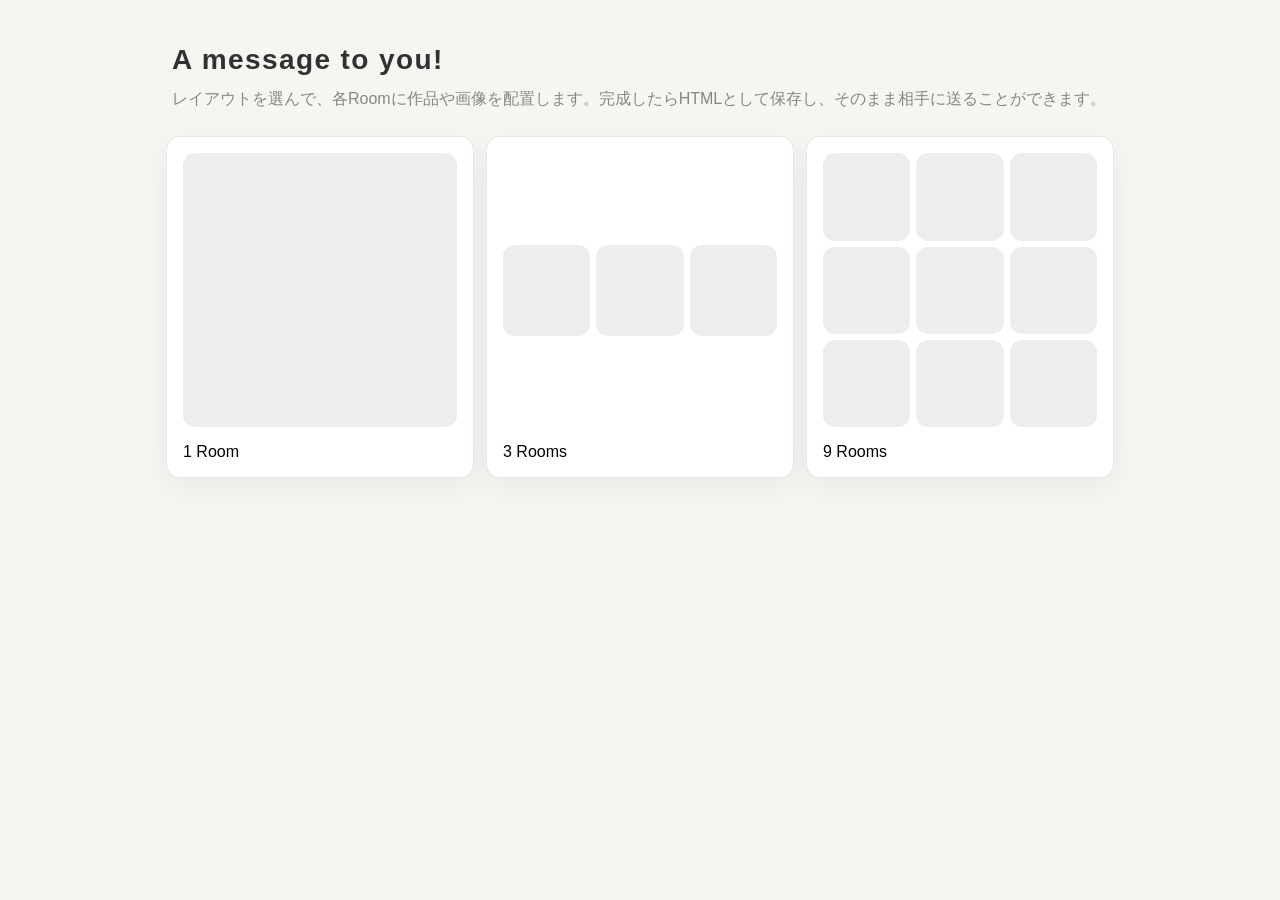
<file: index.html>
<!doctype html>
<html lang="ja">
<head>
  <meta charset="utf-8">
  <meta name="viewport" content="width=device-width, initial-scale=1, viewport-fit=cover">
  <meta name="theme-color" content="#f5f5f2">
  <title>A message to you!</title>
  <link rel="manifest" href="manifest.json">
  <link rel="icon" href="icon-192.png">
  <link rel="stylesheet" href="styles.css">
</head>
<body>
  <div id="app">
    <header class="shell-header">
      <button id="homeButton" class="ghost small hidden" type="button">Home</button>
    </header>

    <main>
      <section id="screen-home" class="screen active">
        <div class="hero">
          <h1>A message to you!</h1>
          <p>レイアウトを選んで、各Roomに作品や画像を配置します。完成したらHTMLとして保存し、そのまま相手に送ることができます。</p>
        </div>

        <div class="format-grid">
          <button class="format-card" data-format="1" type="button">
            <div class="mini-grid one"><span></span></div>
            <div class="format-title">1 Room</div>
          </button>
          <button class="format-card" data-format="3" type="button">
            <div class="mini-grid three"><span></span><span></span><span></span></div>
            <div class="format-title">3 Rooms</div>
          </button>
          <button class="format-card" data-format="9" type="button">
            <div class="mini-grid nine">
              <span></span><span></span><span></span>
              <span></span><span></span><span></span>
              <span></span><span></span><span></span>
            </div>
            <div class="format-title">9 Rooms</div>
          </button>
        </div>
      </section>

      <section id="screen-editor" class="screen">
        <div class="toolbar-row top-row">
          <div id="formatLabel" class="format-label">9 Rooms</div>
          <div class="top-actions">
            <button id="changeFormatButton" class="ghost small" type="button">Format</button>
            <button id="exportButton" class="ghost small" type="button">Export JSON</button>
            <label class="ghost small import-label">Import JSON<input id="importInput" type="file" accept="application/json"></label>
          </div>
        </div>

        <div id="canvasWrap" class="canvas-wrap"></div>

        <div class="toolbar-row bottom-row">
          <button id="swapModeButton" class="ghost" type="button">Swap</button>
          <button id="removeButton" class="ghost" type="button">Remove</button>
          <button id="clearButton" class="ghost" type="button">Clear</button>
          <button id="libraryButton" class="ghost" type="button">Library</button>
          <button id="downloadHtmlButton" class="primary" type="button">Download HTML</button>
          <button id="sendHtmlButton" class="ghost" type="button">Send HTML</button>
        </div>
      </section>

      <section id="screen-app" class="screen">
        <div class="toolbar-row top-row">
          <div class="format-label" id="appScreenLabel">App Room</div>
          <div class="top-actions">
            <button id="useInRoomButton" class="primary small" type="button">USE IN ROOM</button>
            <button id="appBackButton" class="ghost small" type="button">Back</button>
          </div>
        </div>
        <div class="app-shell">
          <iframe id="appFrame" class="app-frame" title="App Room" allow="camera; microphone; clipboard-read; clipboard-write"></iframe>
        </div>
      </section>
    </main>
  </div>

  <dialog id="appPickerDialog" class="sheet-dialog">
    <form method="dialog" class="sheet">
      <div class="sheet-head">
        <div>
          <h2>Select App</h2>
          <p id="pickerRoomLabel">Room 1</p>
        </div>
        <button class="ghost small" value="cancel">Close</button>
      </div>
      <div id="appList" class="app-list"></div>
    </form>
  </dialog>

  <dialog id="choiceDialog" class="sheet-dialog">
    <form method="dialog" class="sheet narrow">
      <div class="sheet-head">
        <div>
          <h2 id="choiceTitle">Haiku</h2>
          <p id="choiceSubtitle">How do you want to use this room?</p>
        </div>
        <button class="ghost small" value="cancel">Close</button>
      </div>
      <div class="choice-buttons grid-actions">
        <button id="newButton" class="primary" type="button">New</button>
        <button id="libraryPickButton" class="ghost" type="button">Library</button>
        <button id="saveRoomJpegButton" class="ghost hidden" type="button">Save Room JPEG</button>
        <button id="removeRoomButton" class="ghost danger hidden" type="button">Remove</button>
      </div>
    </form>
  </dialog>

  <dialog id="editorDialog" class="sheet-dialog">
    <form method="dialog" class="sheet narrow editor-sheet">
      <div class="sheet-head">
        <div>
          <h2 id="editorTitle">Edit Room</h2>
          <p id="editorAppLabel">SMALL MEMORY</p>
        </div>
        <button class="ghost small" value="cancel">Close</button>
      </div>
      <label class="field">
        <span>Title</span>
        <input id="roomTitleInput" type="text" maxlength="60" placeholder="Optional title">
      </label>
      <label class="field">
        <span>Note</span>
        <textarea id="roomNoteInput" rows="4" maxlength="220" placeholder="Short note"></textarea>
      </label>
      <div class="choice-buttons single">
        <button id="saveRoomButton" class="primary" type="button">Save</button>
      </div>
    </form>
  </dialog>

  <dialog id="libraryDialog" class="sheet-dialog">
    <form method="dialog" class="sheet">
      <div class="sheet-head">
        <div>
          <h2 id="libraryTitle">Library</h2>
          <p>保存した room 素材から選びます。</p>
        </div>
        <button class="ghost small" value="cancel">Close</button>
      </div>
      <div id="libraryList" class="library-list"></div>
    </form>
  </dialog>

  <dialog id="passwordDialog" class="sheet-dialog">
    <form method="dialog" class="sheet narrow">
      <div class="sheet-head">
        <div>
          <h2>Locked App</h2>
          <p>AI room に入るにはパスワードが必要です。</p>
        </div>
        <button class="ghost small" value="cancel">Close</button>
      </div>
      <label class="field">
        <span>Password</span>
        <input id="passwordInput" type="password" placeholder="Password">
      </label>
      <p id="passwordError" class="error-text hidden">Password is incorrect.</p>
      <div class="choice-buttons single">
        <button id="unlockButton" class="primary" type="button">Unlock</button>
      </div>
    </form>
  </dialog>

  <script src="app.js"></script>

  <dialog id="previewDialog" class="preview-dialog">
    <div class="preview-shell">
      <button id="previewCloseButton" class="preview-close" type="button" aria-label="Close">×</button>
      <div id="previewStage" class="preview-stage"></div>
    </div>
  </dialog>

</body>
</html>
</file>
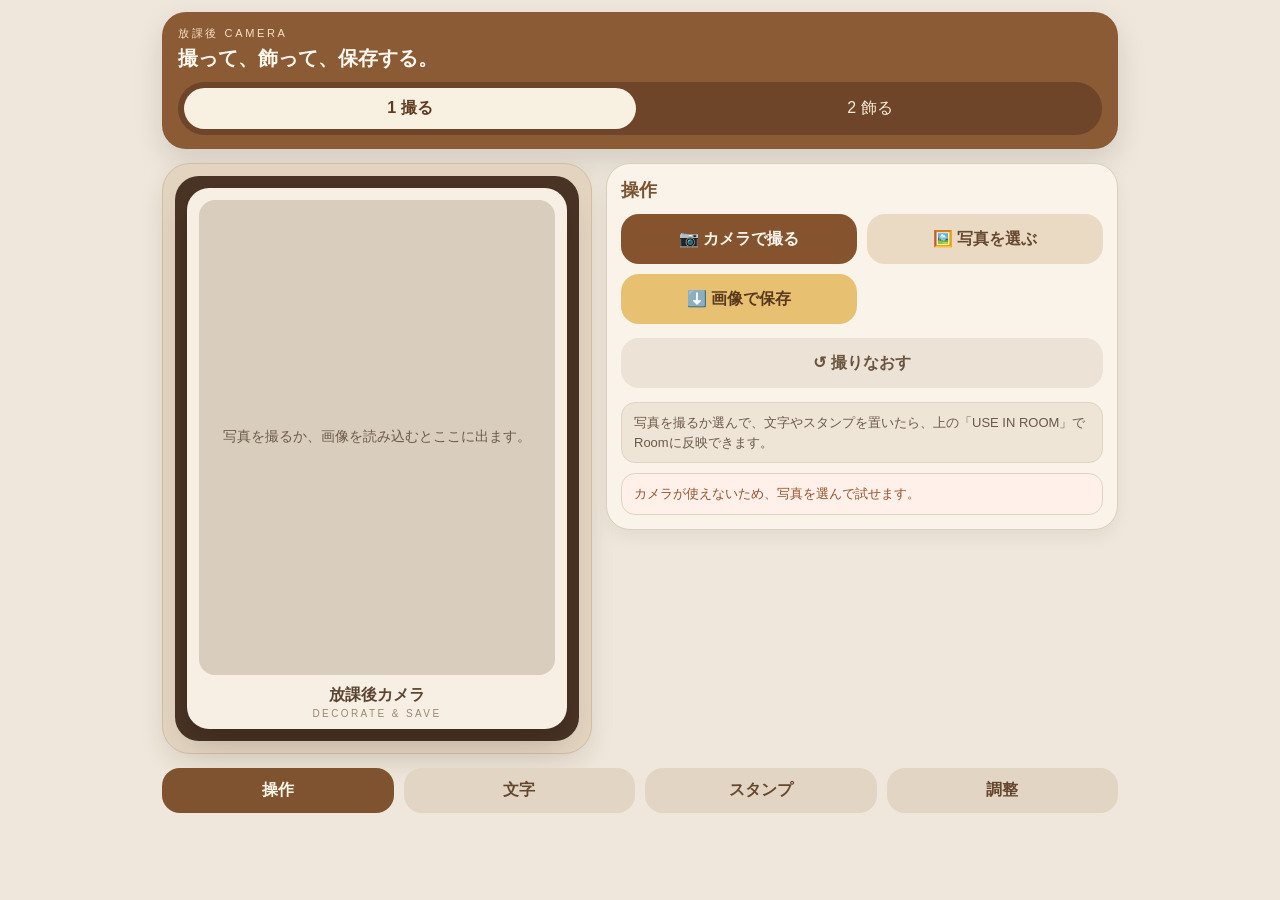
<file: hokago/index.html>
<!doctype html>
<html lang="ja">
<head>
  <meta charset="utf-8" />
  <meta name="viewport" content="width=device-width,initial-scale=1,viewport-fit=cover" />
  <meta name="theme-color" content="#8b5b35" />
  <title>放課後CAMERA</title>
  <link rel="manifest" href="./manifest.webmanifest?v=47" />
  <link rel="icon" href="./favicon-32.png?v=47" sizes="32x32" />
  <link rel="apple-touch-icon" href="./apple-touch-icon.png?v=47" />
  <style>
    :root{
      --bg:#efe7db; --panel:#f9f3e9; --line:#ddceb9; --ink:#352516; --muted:#7e6a59;
      --brown:#8b5b35; --brown2:#6f4529; --gold:#e7c171; --mint:#dcebe9; --rose:#f7dde5;
      --stage:#d9cdbe; --paper:#f7efe3;
      font-family:-apple-system,BlinkMacSystemFont,"Helvetica Neue",Helvetica,Arial,"Hiragino Kaku Gothic ProN","Yu Gothic",sans-serif;
    }
    *{box-sizing:border-box}
    body{margin:0;background:var(--bg);color:var(--ink)}
    button,input,select{font:inherit}
    .app{max-width:980px;margin:0 auto;padding:12px 12px 170px;display:grid;gap:14px}
    .top{background:var(--brown);color:#fff8ee;border-radius:24px;padding:14px 16px;box-shadow:0 12px 30px rgba(0,0,0,.12)}
    .eyebrow{font-size:11px;letter-spacing:.24em;text-transform:uppercase;color:#f6e0c3}
    h1{margin:6px 0 0;font-size:20px;line-height:1.15}
    .modes{display:flex;gap:8px;margin-top:12px;background:var(--brown2);padding:6px;border-radius:999px}
    .modes button{flex:1;border:none;background:transparent;color:#f8edd9;padding:10px 8px;border-radius:999px;cursor:pointer}
    .modes button.active{background:#f8f0e1;color:#5f3c21;font-weight:700}
    .layout{display:grid;gap:14px}
    .cameraWrap{background:#e3d4c0;border:1px solid #d0bda7;border-radius:28px;padding:12px;box-shadow:0 10px 24px rgba(64,44,24,.10)}
    .camera{background:#4a3425;border-radius:24px;padding:12px}
    .film{background:var(--paper);border-radius:22px;padding:12px 12px 54px;position:relative;box-shadow:0 14px 30px rgba(0,0,0,.18)}
    .stage{position:relative;aspect-ratio:3/4;border-radius:16px;overflow:hidden;background:var(--stage)}
    .stage::before{content:"";position:absolute;inset:0;background-image:radial-gradient(rgba(255,255,255,.08) 1px,transparent 1px);background-size:8px 8px;opacity:.22;mix-blend-mode:soft-light;pointer-events:none;z-index:4}
    .media,.overlayLayer{position:absolute;inset:0;width:100%;height:100%}
    .media{object-fit:contain;background:var(--stage)}
    .overlayLayer{z-index:5}
    .placeholder{position:absolute;inset:0;display:flex;align-items:center;justify-content:center;padding:20px;text-align:center;color:#6d5a49;font-size:14px;line-height:1.55}
    .title{position:absolute;left:16px;right:16px;bottom:10px;text-align:center}
    .filterBar{display:flex;align-items:center;justify-content:space-between;gap:8px;margin-top:10px;background:#efe4d4;border:1px solid #ddceb9;border-radius:16px;padding:8px 10px}
    .filterCtl{border:none;background:#fff7ea;color:#6c4a2d;border-radius:12px;padding:8px 10px;min-width:42px;font-weight:700;cursor:pointer}
    .filterName{flex:1;text-align:center;font-size:13px;font-weight:700;color:#6b523d;white-space:nowrap;overflow:hidden;text-overflow:ellipsis}
    .title input{width:100%;border:none;background:transparent;outline:none;text-align:center;font-size:16px;font-weight:700;color:#5b4532}
    .title p{margin:2px 0 0;font-size:10px;letter-spacing:.24em;text-transform:uppercase;color:#9b8773}
    .panel{background:var(--panel);border:1px solid var(--line);border-radius:24px;padding:14px;box-shadow:0 8px 18px rgba(0,0,0,.05)}
    .panel h2{margin:0 0 12px;font-size:18px;color:#7a5331}
    .help{border-radius:14px;background:#efe5d7;padding:10px 12px;font-size:13px;line-height:1.5;color:#6b5846;border:1px solid #e2d3c1}.noteStack{display:grid;gap:10px;margin-top:12px}.soloBtn{margin-top:14px;margin-bottom:14px}
    .error{background:#fff0e9;color:#9b4f29}
    .grid2{display:grid;grid-template-columns:1fr 1fr;gap:10px}
    .btn{border:none;border-radius:18px;padding:14px 12px;min-height:50px;cursor:pointer;font-weight:700;display:flex;align-items:center;justify-content:center;gap:8px}
    .btn:disabled{opacity:.45;cursor:not-allowed}
    .primary{background:#85542f;color:#fff8ee}.soft{background:#eadac4;color:#684a31}.gold{background:var(--gold);color:#5a381e}.mint{background:var(--mint);color:#35514d}.rose{background:var(--rose);color:#7b4c5c}.neutral{background:#ece2d5;color:#6a533f}
    .field{width:100%;border:1px solid #ddcfbd;background:#fff;padding:14px 16px;border-radius:18px;outline:none}
    .sub{font-size:12px;font-weight:700;color:#8d7764;letter-spacing:.16em;text-transform:uppercase;margin:0 0 8px}
    .stack{display:flex;flex-direction:column;gap:14px}
    .row2{display:grid;grid-template-columns:1fr 1fr;gap:10px}
    .chips{display:flex;flex-wrap:wrap;gap:8px}
    .filters{display:flex;gap:8px}.hidden{display:none!important}
    .colorChip{width:34px;height:34px;border-radius:999px;border:2px solid #fff;box-shadow:0 1px 3px rgba(0,0,0,.08);cursor:pointer}.colorChip.active{border-color:#6a4a30}
    .stickerChip,.filterChip{border:none;border-radius:16px;padding:10px 12px;background:#fff9f0;cursor:pointer}.stickerChip.active{background:#ffefd1;box-shadow:0 0 0 2px #d5b281 inset}.filterChip.active{background:#ffe8c4;box-shadow:0 0 0 2px #e6bc7b inset;color:#68472c}
    .overlay{position:absolute;transform:translate(-50%,-50%);user-select:none;touch-action:none;cursor:grab;max-width:84%;z-index:5}.overlay.selected{outline:2px solid rgba(255,255,255,.92);outline-offset:3px;border-radius:14px}.overlay.text span{white-space:nowrap;font-weight:700;letter-spacing:.04em;text-shadow:0 1px 0 rgba(255,255,255,.7),0 2px 10px rgba(0,0,0,.18)}.overlay.sticker span{filter:drop-shadow(0 2px 8px rgba(0,0,0,.18))}
    .motion-none{} .motion-float{animation:float 3.6s ease-in-out infinite}.motion-pop{animation:pop 2.2s ease-in-out infinite}.motion-shimmer{animation:shimmer 2.8s linear infinite}.motion-fade{animation:fade 1.2s ease both}
    @keyframes float{0%,100%{transform:translate(-50%,-50%) translateY(0)}50%{transform:translate(-50%,-50%) translateY(-6px)}}
    @keyframes pop{0%,100%{transform:translate(-50%,-50%) scale(1)}40%{transform:translate(-50%,-50%) scale(1.08)}70%{transform:translate(-50%,-50%) scale(.98)}}
    @keyframes shimmer{0%{transform:translate(-50%,-50%) scale(1);filter:drop-shadow(0 0 0 rgba(255,255,255,0))}50%{transform:translate(-50%,-50%) scale(1.03);filter:drop-shadow(0 0 12px rgba(255,255,255,.45))}100%{transform:translate(-50%,-50%) scale(1);filter:drop-shadow(0 0 0 rgba(255,255,255,0))}}
    @keyframes fade{from{opacity:0;transform:translate(-50%,-50%) translateY(10px)}to{opacity:1;transform:translate(-50%,-50%) translateY(0)}}
    .tabPanel{display:none}.tabPanel.active{display:block}
    .dock{position:fixed;left:12px;right:12px;bottom:calc(12px + env(safe-area-inset-bottom));z-index:20;background:transparent;backdrop-filter:none;border-radius:0;padding:0;display:grid;grid-template-columns:repeat(4,1fr);gap:10px;box-shadow:none;pointer-events:none}
    .dock button{border:none;border-radius:18px;background:rgba(69,48,31,.92);color:#fff5e5;padding:12px 6px;font-weight:700;cursor:pointer;box-shadow:0 10px 22px rgba(0,0,0,.18);pointer-events:auto}.dock button.active{background:#f7efe2;color:#5d3b20;box-shadow:0 10px 22px rgba(0,0,0,.12)}
    @media (min-width: 800px){.app{max-width:980px;padding-bottom:18px}.layout{grid-template-columns:430px 1fr}.dock{position:static;background:transparent;backdrop-filter:none;box-shadow:none;padding:0;display:flex;gap:10px}.dock button{background:#e3d5c3;color:#65472f;flex:1;box-shadow:none}.dock button.active{background:#7f5330;color:#fff7ea;box-shadow:none}}
  
    .overlay{min-width:58px;min-height:58px;padding:16px;display:grid;place-items:center;-webkit-user-select:none;user-select:none;touch-action:none}
    .overlay span{pointer-events:none}
    .overlay.dragging{animation:none!important;cursor:grabbing;z-index:12;filter:drop-shadow(0 10px 18px rgba(0,0,0,.18))}
    .overlay.selected{outline:2px solid rgba(255,255,255,.98);outline-offset:2px;background:rgba(255,255,255,.10)}
    .nudgePanel{border:1px solid #e4d7c6;background:#fff8ef;border-radius:18px;padding:12px}
    .nudgeGrid{display:grid;grid-template-columns:1fr 1fr 1fr;gap:8px;align-items:center;max-width:260px;margin:0 auto}
    .nudgeBtn{border:none;border-radius:14px;min-height:42px;background:#eadac4;color:#684a31;font-weight:800;cursor:pointer}
    .nudgeBtn.center{font-size:12px;background:#85542f;color:#fff8ee}
    .miniHelp{margin-top:10px;font-size:12px;line-height:1.45;color:#7e6a59;text-align:center}
</style>
</head>
<body>
<div class="app">
  <div class="top">
    <div class="eyebrow">放課後 CAMERA</div>
    <h1>撮って、飾って、保存する。</h1>
    <div class="modes">
      <button class="active" data-mode="capture">1 撮る</button>
      <button data-mode="decorate">2 飾る</button>
    </div>
  </div>
  <div class="layout">
    <div class="cameraWrap"><div class="camera"><div class="film">
      <div id="stage" class="stage">
        <video id="video" class="media hidden" playsinline muted autoplay></video>
        <img id="previewImage" class="media hidden" alt="preview" />
        <div id="overlayLayer" class="overlayLayer hidden"></div>
        <div id="placeholder" class="placeholder">写真を撮るか、画像を読み込むとここに出ます。</div>
      </div>
      <div class="filterBar" id="filterBar">
        <button id="filterPrevBtn" class="filterCtl" type="button">◀</button>
        <div id="filterName" class="filterName">ふんわり</div>
        <button id="filterNextBtn" class="filterCtl" type="button">▶</button>
      </div>
      <div class="title"><input id="titleInput" value="放課後カメラ" /><p>decorate &amp; save</p></div>
    </div></div></div>
    <div class="stack">
      <div id="panel-actions" class="panel tabPanel active">
        <h2>操作</h2>
        <div class="grid2">
          <button id="cameraBtn" class="btn primary" type="button">📷 カメラで撮る</button>
          <button id="pickBtn" class="btn soft" type="button">🖼️ 写真を選ぶ</button>
          <button id="saveImageBtn" class="btn gold" type="button">⬇️ 画像で保存</button>
        </div>
        <button id="resetBtn" class="btn neutral soloBtn" style="width:100%" type="button">↺ 撮りなおす</button>
        <input id="cameraInput" type="file" accept="image/*" capture="environment" class="hidden" />
        <input id="imageInput" type="file" accept="image/*" class="hidden" />
        <div class="noteStack">
          <div class="help">写真を撮るか選んで、文字やスタンプを置いたら、上の「USE IN ROOM」でRoomに反映できます。</div>
          <div id="msgError" class="help error hidden"></div>
          <div id="msgInfo" class="help hidden"></div>
        </div>
      </div>
      <div id="panel-text" class="panel tabPanel">
        <h2>文字</h2>
        <div class="stack">
          <input id="textDraft" class="field" value="for you" placeholder="メッセージを入力" />
          <div><div class="sub">Pastel Colors</div><div id="colorChips" class="chips"></div></div>
          <div class="row2">
            <label><div class="sub">サイズ</div><input id="textSize" type="range" min="18" max="52" value="30" style="width:100%" /></label>
            <label><div class="sub">アニメ</div><select id="textMotion" class="field"><option value="none">なし</option><option value="float">ふわふわ</option><option value="pop">ぷるん</option><option value="shimmer">きらっ</option><option value="fade" selected>じわっ</option></select></label>
          </div>
          <button id="addTextBtn" class="btn rose">文字を追加</button>
        </div>
      </div>
      <div id="panel-sticker" class="panel tabPanel">
        <h2>スタンプ</h2>
        <div class="stack">
          <div><div class="sub">Stickers</div><div id="stickerChips" class="chips"></div></div>
          <div class="row2">
            <label><div class="sub">サイズ</div><input id="stickerSize" type="range" min="26" max="80" value="42" style="width:100%" /></label>
            <label><div class="sub">アニメ</div><select id="stickerMotion" class="field"><option value="none">なし</option><option value="float" selected>ふわふわ</option><option value="pop">ぷるん</option><option value="shimmer">きらっ</option><option value="fade">じわっ</option></select></label>
          </div>
          <button id="addStickerBtn" class="btn mint">スタンプを追加</button>
          <div class="help">フィルターは写真の下にある ◀ ▶ で切り替えます。</div>
        </div>
      </div>
      <div id="panel-selected" class="panel tabPanel">
        <h2>選択中の調整</h2>
        <div id="selectedEmpty" class="help">文字かスタンプを追加して、写真の上でタップするとここで調整できます。</div>
        <div id="selectedEditor" class="stack hidden">
          <div class="row2">
            <label><div class="sub">サイズ</div><input id="selectedSize" type="range" min="18" max="52" value="30" style="width:100%" /></label>
            <label><div class="sub">アニメ</div><select id="selectedMotion" class="field"><option value="none">なし</option><option value="float">ふわふわ</option><option value="pop">ぷるん</option><option value="shimmer">きらっ</option><option value="fade">じわっ</option></select></label>
          </div>
          <div id="selectedTextFields" class="stack">
            <label><div class="sub">文字内容</div><input id="selectedTextValue" class="field" value="" /></label>
            <div><div class="sub">文字色</div><div id="selectedColorChips" class="chips"></div></div>
          </div>
          <div class="nudgePanel">
            <div class="sub">位置</div>
            <div class="nudgeGrid">
              <span></span><button id="nudgeUp" class="nudgeBtn" type="button">↑</button><span></span>
              <button id="nudgeLeft" class="nudgeBtn" type="button">←</button><button id="nudgeCenter" class="nudgeBtn center" type="button">中央</button><button id="nudgeRight" class="nudgeBtn" type="button">→</button>
              <span></span><button id="nudgeDown" class="nudgeBtn" type="button">↓</button><span></span>
            </div>
            <div class="miniHelp">写真の上をタップすると、選択中の文字・スタンプをそこへ移動できます。</div>
          </div>
          <button id="deleteSelectedBtn" class="btn neutral">🗑 選択を削除</button>
        </div>
      </div>
    </div>
  </div>
  <div class="dock">
    <button class="active" data-tab="actions">操作</button>
    <button data-tab="text">文字</button>
    <button data-tab="sticker">スタンプ</button>
    <button data-tab="selected">調整</button>
  </div>
</div>
<script>
(()=>{
const FILTERS=[{id:'none',label:'なし',css:'none'},{id:'soft',label:'ふんわり',css:'brightness(1.08) saturate(.92) contrast(.95)'},{id:'sparkle',label:'きらきら',css:'brightness(1.06) saturate(1.14) contrast(1.02)'},{id:'film',label:'フィルム',css:'sepia(.18) contrast(.96) saturate(.92) brightness(1.02)'},{id:'sunset',label:'ゆうやけ',css:'sepia(.16) saturate(1.12) brightness(1.04) hue-rotate(-10deg)'},{id:'sky',label:'そらいろ',css:'brightness(1.05) saturate(.92) hue-rotate(10deg)'},{id:'milk',label:'ミルク',css:'brightness(1.1) contrast(.86) saturate(.88)'},{id:'clear',label:'はっきり',css:'brightness(1.04) contrast(1.08) saturate(1.03)'}];
const PASTELS=['#F9B7D1','#FFC6A8','#FFD96A','#FFF3B4','#D6F5B0','#B7F0D0','#BDEBFF','#BFCBFF','#DCC8FF','#F4C8FF','#FFFFFF','#F4EEE7'];
const STICKERS=['💗','✨','🎀','🌼','☁️','🍓','🫧','⭐','🐰','🧸','🌙','💌'];
const EMBED_MODE = new URLSearchParams(location.search).get('embed') === '1';
const EMBED_ROOM_INDEX = Number(new URLSearchParams(location.search).get('room') || -1);
function notifyMothershipImage(imageData, meta = {}) {
  try {
    if (window.parent && window.parent !== window && imageData) {
      window.parent.postMessage({ type: 'mothership:image', roomIndex: Number.isFinite(EMBED_ROOM_INDEX) && EMBED_ROOM_INDEX >= 0 ? EMBED_ROOM_INDEX : undefined, imageData, ...meta }, '*');
    }
  } catch (e) {}
}
const $=id=>document.getElementById(id);
const els={video:$('video'),previewImage:$('previewImage'),overlayLayer:$('overlayLayer'),placeholder:$('placeholder'),stage:$('stage'),modeBtns:[...document.querySelectorAll('[data-mode]')],tabBtns:[...document.querySelectorAll('[data-tab]')],titleInput:$('titleInput'),cameraBtn:$('cameraBtn'),pickBtn:$('pickBtn'),saveImageBtn:$('saveImageBtn'),resetBtn:$('resetBtn'),cameraInput:$('cameraInput'),imageInput:$('imageInput'),msgError:$('msgError'),msgInfo:$('msgInfo'),textDraft:$('textDraft'),textSize:$('textSize'),textMotion:$('textMotion'),colorChips:$('colorChips'),addTextBtn:$('addTextBtn'),stickerChips:$('stickerChips'),stickerSize:$('stickerSize'),stickerMotion:$('stickerMotion'),addStickerBtn:$('addStickerBtn'),filterBar:$('filterBar'),filterName:$('filterName'),filterPrevBtn:$('filterPrevBtn'),filterNextBtn:$('filterNextBtn'),selectedEmpty:$('selectedEmpty'),selectedEditor:$('selectedEditor'),selectedSize:$('selectedSize'),selectedMotion:$('selectedMotion'),selectedTextFields:$('selectedTextFields'),selectedTextValue:$('selectedTextValue'),selectedColorChips:$('selectedColorChips'),deleteSelectedBtn:$('deleteSelectedBtn'),nudgeUp:$('nudgeUp'),nudgeLeft:$('nudgeLeft'),nudgeCenter:$('nudgeCenter'),nudgeRight:$('nudgeRight'),nudgeDown:$('nudgeDown'),panelActions:$('panel-actions'),panelText:$('panel-text'),panelSticker:$('panel-sticker'),panelSelected:$('panel-selected')};
const state={mode:'capture',activeTab:'actions',selectedColor:PASTELS[0],selectedSticker:STICKERS[0],stream:null,capturedImage:'',filterId:'soft',overlays:[],selectedId:null,drag:null};
function uid(){return `${Date.now()}-${Math.random().toString(36).slice(2,8)}`}
function clamp(n,min,max){return Math.min(max,Math.max(min,n))}
function nowStamp(){const d=new Date();const p=n=>String(n).padStart(2,'0');return `${d.getFullYear()}${p(d.getMonth()+1)}${p(d.getDate())}-${p(d.getHours())}${p(d.getMinutes())}${p(d.getSeconds())}`}
function safeName(t){return (t||'houkago-camera').trim().replace(/[^a-zA-Z0-9ぁ-んァ-ヶ一-龯ー_-]+/g,'-').replace(/^-+|-+$/g,'')||'houkago-camera'}
function imageFileName(){return `${safeName(els.titleInput.value)}-${nowStamp()}.png`}
function sceneBase(){if(!state.capturedImage){setMessage('先に写真を撮るか、写真を選んでください。','error');return null}return {version:17,title:els.titleInput.value,filter:state.filterId,overlays:state.overlays,createdAt:new Date().toISOString()}}
function buildScene(){const base=sceneBase(); if(!base) return null; return {...base,imageDataUrl:state.capturedImage}}
function selectedItem(){return state.overlays.find(x=>x.id===state.selectedId)||null}
function setMessage(text,type='info'){const info=els.msgInfo, err=els.msgError; info.classList.add('hidden'); err.classList.add('hidden'); if(!text)return; (type==='error'?err:info).textContent=text; (type==='error'?err:info).classList.remove('hidden')}
function renderTabs(){const panels={actions:els.panelActions,text:els.panelText,sticker:els.panelSticker,selected:els.panelSelected};Object.entries(panels).forEach(([k,p])=>p.classList.toggle('active',state.activeTab===k));els.tabBtns.forEach(b=>b.classList.toggle('active',b.dataset.tab===state.activeTab))}
function renderModes(){els.modeBtns.forEach(b=>b.classList.toggle('active',b.dataset.mode===state.mode))}
function renderButtons(){const on=!!state.capturedImage;[els.addTextBtn,els.addStickerBtn].forEach(b=>b.disabled=!on);els.saveImageBtn.disabled=false}
function renderColorChips(root,current,onSelect){root.innerHTML='';PASTELS.forEach(c=>{const b=document.createElement('button');b.className='colorChip'+(c===current?' active':'');b.style.background=c;b.type='button';b.addEventListener('click',()=>onSelect(c));root.appendChild(b)})}
function renderStickerChips(){els.stickerChips.innerHTML='';STICKERS.forEach(s=>{const b=document.createElement('button');b.className='stickerChip'+(state.selectedSticker===s?' active':'');b.type='button';b.textContent=s;b.style.fontSize='26px';b.addEventListener('click',()=>{state.selectedSticker=s;renderStickerChips()});els.stickerChips.appendChild(b)})}
function currentFilterIndex(){return Math.max(0,FILTERS.findIndex(f=>f.id===state.filterId))}
function renderFilterBar(){const show=!!state.capturedImage; els.filterBar.classList.toggle('hidden', !show); if(show){const f=FILTERS[currentFilterIndex()]||FILTERS[0]; els.filterName.textContent='フィルター：'+f.label;}}
function stepFilter(dir){const i=currentFilterIndex(); const next=(i+dir+FILTERS.length)%FILTERS.length; state.filterId=FILTERS[next].id; renderFilterBar(); renderPreview();}
function renderSelected(){const item=selectedItem();const show=!!item;els.selectedEmpty.classList.toggle('hidden',show);els.selectedEditor.classList.toggle('hidden',!show);if(!item)return;els.selectedSize.min=item.kind==='text'?'18':'26';els.selectedSize.max=item.kind==='text'?'52':'80';els.selectedSize.value=String(item.size);els.selectedMotion.value=item.motion;if(item.kind==='text'){els.selectedTextFields.classList.remove('hidden');els.selectedTextValue.value=item.value;renderColorChips(els.selectedColorChips,item.color,(c)=>{item.color=c;renderPreview();renderSelected()})}else{els.selectedTextFields.classList.add('hidden')}}
function renderOverlayLayer(items,editable){
  els.overlayLayer.innerHTML='';
  els.overlayLayer.classList.remove('hidden');
  items.forEach(item=>{
    const wrap=document.createElement('div');
    wrap.className=`overlay ${item.kind} motion-${item.motion}`+(editable&&state.selectedId===item.id?' selected':'');
    wrap.style.left=`${item.x*100}%`;
    wrap.style.top=`${item.y*100}%`;
    wrap.dataset.id=item.id;
    const span=document.createElement('span');
    span.textContent=item.value;
    span.style.fontSize=`${item.size}px`;
    if(item.kind==='text')span.style.color=item.color;
    wrap.appendChild(span);
    if(editable){
      wrap.addEventListener('pointerdown',(e)=>{
        e.preventDefault();
        e.stopPropagation();
        try{wrap.setPointerCapture(e.pointerId)}catch(_){}
        state.selectedId=item.id;
        els.overlayLayer.querySelectorAll('.overlay.selected').forEach(el=>el.classList.remove('selected'));
        wrap.classList.add('selected','dragging');
        const r=els.stage.getBoundingClientRect();
        state.drag={id:item.id,startX:e.clientX,startY:e.clientY,baseX:item.x,baseY:item.y,w:r.width,h:r.height,el:wrap,pointerId:e.pointerId};
        state.activeTab='selected';
        renderTabs();
        renderSelected();
      });
    }else{
      wrap.style.pointerEvents='none';
    }
    els.overlayLayer.appendChild(wrap);
  });
}
function renderPreview(){els.video.classList.add('hidden');els.previewImage.classList.add('hidden');els.overlayLayer.classList.add('hidden');els.placeholder.classList.add('hidden');
  if(state.mode==='capture'&&!state.capturedImage){if(state.stream){els.video.classList.remove('hidden')}else{els.placeholder.classList.remove('hidden')}return}
  if(state.capturedImage){els.previewImage.src=state.capturedImage;els.previewImage.style.filter=(FILTERS.find(f=>f.id===state.filterId)||FILTERS[0]).css;els.previewImage.classList.remove('hidden');renderOverlayLayer(state.overlays,true);return}
  els.placeholder.classList.remove('hidden')
}
function renderAll(){renderModes();renderTabs();renderButtons();renderSelected();renderFilterBar();renderPreview()}
async function startVideoCamera(){setMessage(''); if(!navigator.mediaDevices||!navigator.mediaDevices.getUserMedia){setMessage('このブラウザではカメラに対応していません。写真を選ぶを使ってください。','error');return} try{stopVideoCamera(); const s=await navigator.mediaDevices.getUserMedia({video:{facingMode:'environment'},audio:false}); state.stream=s; els.video.srcObject=s; els.video.classList.remove('hidden'); await els.video.play().catch(()=>{}); renderPreview(); }catch(e){setMessage('カメラが使えないため、写真を選んで試せます。','error')}}
function stopVideoCamera(){if(state.stream){state.stream.getTracks().forEach(t=>t.stop());state.stream=null;els.video.srcObject=null}}
function openCamera(){ if(window.innerWidth<800){ els.cameraInput.click(); } else { if(state.mode!=='capture'){state.mode='capture'; renderAll();} startVideoCamera(); setMessage('PCではライブ映像が出たら、もう一度「カメラで撮る」を押すと撮影します。'); if(state.stream&&els.video.videoWidth){ captureFromVideo(); } } }
function captureFromVideo(){ if(!els.video.videoWidth){setMessage('カメラの準備ができたら、もう一度押してください。'); return;} const c=document.createElement('canvas'); c.width=els.video.videoWidth; c.height=els.video.videoHeight; const ctx=c.getContext('2d'); ctx.drawImage(els.video,0,0,c.width,c.height); state.capturedImage=c.toDataURL('image/jpeg',.92); stopVideoCamera(); state.mode='decorate'; state.activeTab='text'; renderAll(); }
function readImageFile(file){ const fr=new FileReader(); fr.onload=()=>{state.capturedImage=String(fr.result||''); state.mode='decorate'; state.activeTab='text'; stopVideoCamera(); renderAll();}; fr.readAsDataURL(file); }
function addText(){ if(!state.capturedImage){setMessage('先に写真を入れてください。','error'); return;} const value=els.textDraft.value.trim(); if(!value){setMessage('文字を入力してください。','error'); return;} const item={id:uid(),kind:'text',x:.5,y:.78,size:Number(els.textSize.value),color:state.selectedColor,motion:els.textMotion.value,value}; state.overlays.push(item); state.selectedId=item.id; state.activeTab='selected'; renderAll(); setMessage('文字を追加しました。'); }
function addSticker(){ if(!state.capturedImage){setMessage('先に写真を入れてください。','error'); return;} const item={id:uid(),kind:'sticker',x:.78,y:.2,size:Number(els.stickerSize.value),motion:els.stickerMotion.value,value:state.selectedSticker}; state.overlays.push(item); state.selectedId=item.id; state.activeTab='selected'; renderAll(); setMessage('スタンプを追加しました。'); }
function deleteSelected(){ if(!state.selectedId)return; state.overlays=state.overlays.filter(x=>x.id!==state.selectedId); state.selectedId=null; renderAll(); }
function resetAll(){ stopVideoCamera(); state.mode='capture'; state.capturedImage=''; state.filterId='soft'; state.overlays=[]; state.selectedId=null; els.titleInput.value='放課後カメラ'; state.activeTab='actions'; setMessage(''); renderAll(); }
async function saveImage(){ const scene=buildScene(); if(!scene)return; const img=await new Promise((res,rej)=>{ const i=new Image(); i.onload=()=>res(i); i.onerror=rej; i.src=scene.imageDataUrl; }); const c=document.createElement('canvas'); c.width=img.naturalWidth||1080; c.height=img.naturalHeight||1440; const ctx=c.getContext('2d'); const scale=c.width/320; ctx.filter=(FILTERS.find(f=>f.id===scene.filter)||FILTERS[0]).css; ctx.drawImage(img,0,0,c.width,c.height); ctx.filter='none'; ctx.textAlign='center'; ctx.textBaseline='middle'; for(const item of scene.overlays){ const x=item.x*c.width, y=item.y*c.height, size=item.size*scale; if(item.kind==='text'){ ctx.save(); ctx.font=`700 ${size}px Arial,sans-serif`; ctx.fillStyle=item.color; ctx.shadowColor='rgba(255,255,255,.72)'; ctx.shadowBlur=Math.max(2,size*.08); ctx.fillText(item.value,x,y); ctx.restore(); } else { ctx.save(); ctx.font=`${size}px Arial,sans-serif`; ctx.fillText(item.value,x,y); ctx.restore(); } } const dataUrl=c.toDataURL('image/jpeg',.92); notifyMothershipImage(dataUrl,{ title:'放課後カメラ', note:els.titleInput.value||'見つけたものを撮る' }); if(EMBED_MODE){ setMessage('Room に反映しました。'); return; } const a=document.createElement('a'); a.href=dataUrl; a.download=imageFileName(); a.click(); setMessage(`画像を保存しました: ${a.download}`); }
function moveSelectedToPointer(e){
  const item=selectedItem();
  if(!item||!state.capturedImage)return;
  const target=e.target;
  if(target&&target.closest&&target.closest('.overlay'))return;
  const r=els.stage.getBoundingClientRect();
  item.x=clamp((e.clientX-r.left)/r.width,.05,.95);
  item.y=clamp((e.clientY-r.top)/r.height,.05,.95);
  renderPreview();
  renderSelected();
}
function nudgeSelected(dx,dy){
  const item=selectedItem();
  if(!item)return;
  if(dx==='center'){
    item.x=.5; item.y=.5;
  }else{
    item.x=clamp(item.x+dx,.05,.95);
    item.y=clamp(item.y+dy,.05,.95);
  }
  renderPreview();
  renderSelected();
}
function rerenderMainColors(){ renderColorChips(els.colorChips,state.selectedColor,(c)=>{state.selectedColor=c; rerenderMainColors();}); }
rerenderMainColors(); renderStickerChips(); renderFilterBar();
els.modeBtns.forEach(b=>b.addEventListener('click',()=>{ state.mode=b.dataset.mode; if(state.mode==='capture'&&!state.capturedImage) startVideoCamera(); renderAll(); }));
els.tabBtns.forEach(b=>b.addEventListener('click',()=>{ state.activeTab=b.dataset.tab; renderTabs(); }));
els.filterPrevBtn.addEventListener('click',()=>stepFilter(-1));
els.filterNextBtn.addEventListener('click',()=>stepFilter(1));
els.cameraBtn.addEventListener('click',()=>{ if(window.innerWidth<800){ els.cameraInput.click(); } else { if(state.stream&&els.video.videoWidth) captureFromVideo(); else startVideoCamera(); }});
els.pickBtn.addEventListener('click',()=>els.imageInput.click()); els.saveImageBtn.addEventListener('click',saveImage); els.resetBtn.addEventListener('click',resetAll); els.addTextBtn.addEventListener('click',addText); els.addStickerBtn.addEventListener('click',addSticker); els.deleteSelectedBtn.addEventListener('click',deleteSelected);
els.cameraInput.addEventListener('change',e=>{ const f=e.target.files&&e.target.files[0]; if(f) readImageFile(f); e.target.value=''; });
els.imageInput.addEventListener('change',e=>{ const f=e.target.files&&e.target.files[0]; if(f) readImageFile(f); e.target.value=''; });
els.selectedSize.addEventListener('input',()=>{ const item=selectedItem(); if(!item)return; item.size=Number(els.selectedSize.value); renderPreview(); });
els.selectedMotion.addEventListener('change',()=>{ const item=selectedItem(); if(!item)return; item.motion=els.selectedMotion.value; renderPreview(); });
els.selectedTextValue.addEventListener('input',()=>{ const item=selectedItem(); if(!item||item.kind!=='text')return; item.value=els.selectedTextValue.value; renderPreview(); });
els.stage.addEventListener('pointerdown',moveSelectedToPointer);
if(els.nudgeUp)els.nudgeUp.addEventListener('click',()=>nudgeSelected(0,-.025));
if(els.nudgeLeft)els.nudgeLeft.addEventListener('click',()=>nudgeSelected(-.025,0));
if(els.nudgeCenter)els.nudgeCenter.addEventListener('click',()=>nudgeSelected('center',0));
if(els.nudgeRight)els.nudgeRight.addEventListener('click',()=>nudgeSelected(.025,0));
if(els.nudgeDown)els.nudgeDown.addEventListener('click',()=>nudgeSelected(0,.025));
window.addEventListener('pointermove',e=>{ if(!state.drag)return; e.preventDefault(); const item=state.overlays.find(x=>x.id===state.drag.id); if(!item)return; const dx=(e.clientX-state.drag.startX)/state.drag.w; const dy=(e.clientY-state.drag.startY)/state.drag.h; item.x=clamp(state.drag.baseX+dx,.05,.95); item.y=clamp(state.drag.baseY+dy,.05,.95); if(state.drag.el){state.drag.el.style.left=`${item.x*100}%`;state.drag.el.style.top=`${item.y*100}%`;} });
function endDrag(e){ if(state.drag?.el){state.drag.el.classList.remove('dragging');try{state.drag.el.releasePointerCapture(state.drag.pointerId ?? e.pointerId)}catch(_){}} state.drag=null; }
window.addEventListener('pointerup',endDrag);
window.addEventListener('pointercancel',endDrag);
if('serviceWorker' in navigator){ window.addEventListener('load',()=>navigator.serviceWorker.register('./sw.js?v=47').catch(()=>{})); }
renderAll(); startVideoCamera();
})();

</script>
</body>
</html>
</file>
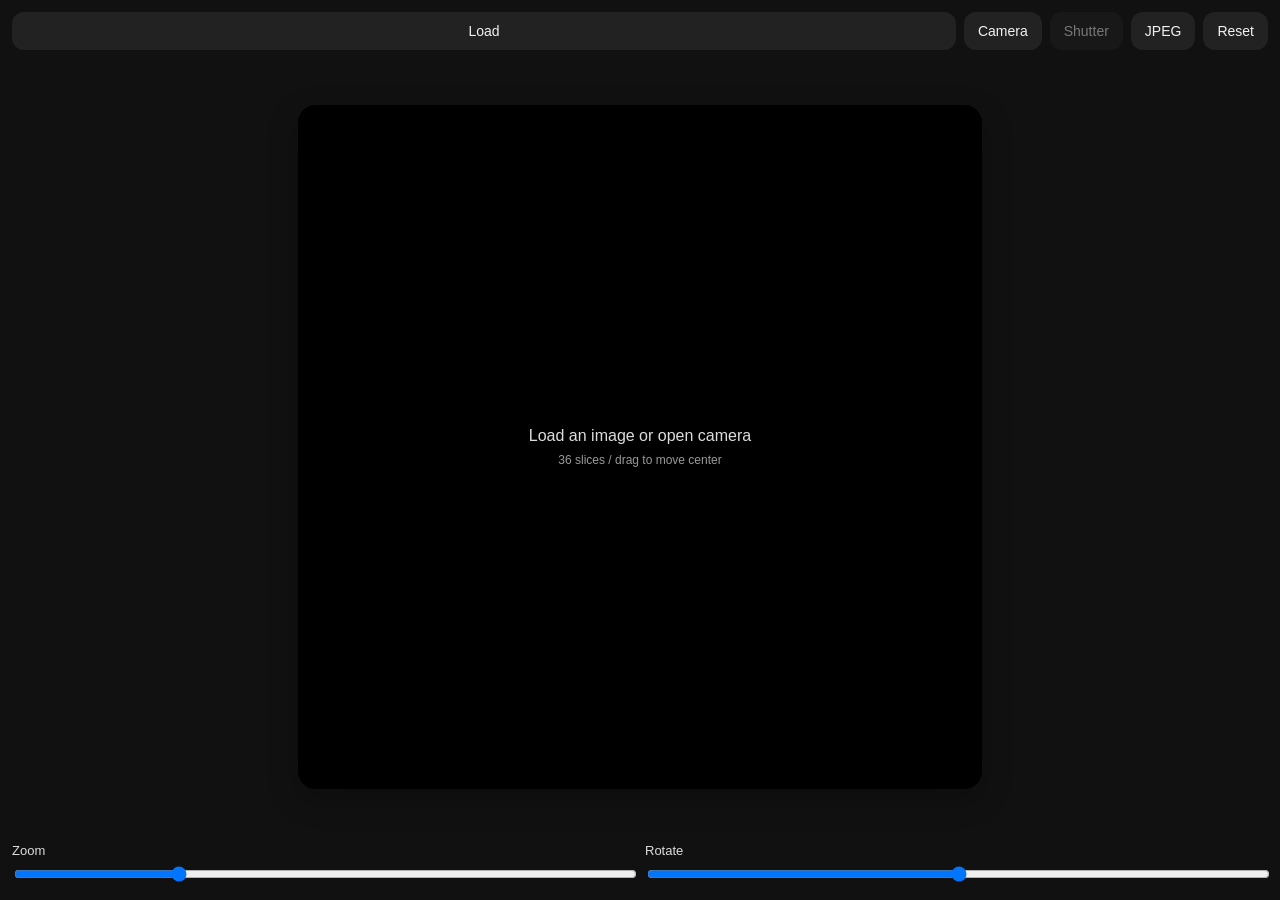
<file: kaleidoscope/index.html>
<!doctype html>
<html lang="ja">
<head>
  <meta charset="utf-8" />
  <meta name="viewport" content="width=device-width,initial-scale=1,viewport-fit=cover,user-scalable=no" />
  <title>Kaleidoscope</title>
  <meta name="theme-color" content="#111111" />
  <link rel="manifest" href="manifest.json" />
  <link rel="icon" href="icon-192.png" />
  <link rel="stylesheet" href="styles.css" />
</head>
<body>
  <main class="app">
    <header class="topbar">
      <label class="filebtn">
        <input id="fileInput" type="file" accept="image/*" />
        Load
      </label>
      <button id="cameraBtn" type="button">Camera</button>
      <button id="shutterBtn" type="button" disabled>Shutter</button>
      <button id="saveBtn" type="button">JPEG</button>
      <button id="resetBtn" type="button">Reset</button>
    </header>

    <section class="stage-wrap">
      <canvas id="stage" aria-label="Kaleidoscope canvas"></canvas>
      <video id="camera" playsinline autoplay muted hidden></video>
      <div id="emptyState" class="empty">
        <div>Load an image or open camera</div>
        <div class="sub">36 slices / drag to move center</div>
      </div>
    </section>

    <section class="controls">
      <label>Zoom
        <input id="zoom" type="range" min="0.6" max="3.5" step="0.01" value="1.35" />
      </label>
      <label>Rotate
        <input id="rotate" type="range" min="-180" max="180" step="1" value="0" />
      </label>
    </section>
  </main>
  <script src="app.js"></script>
</body>
</html>
</file>
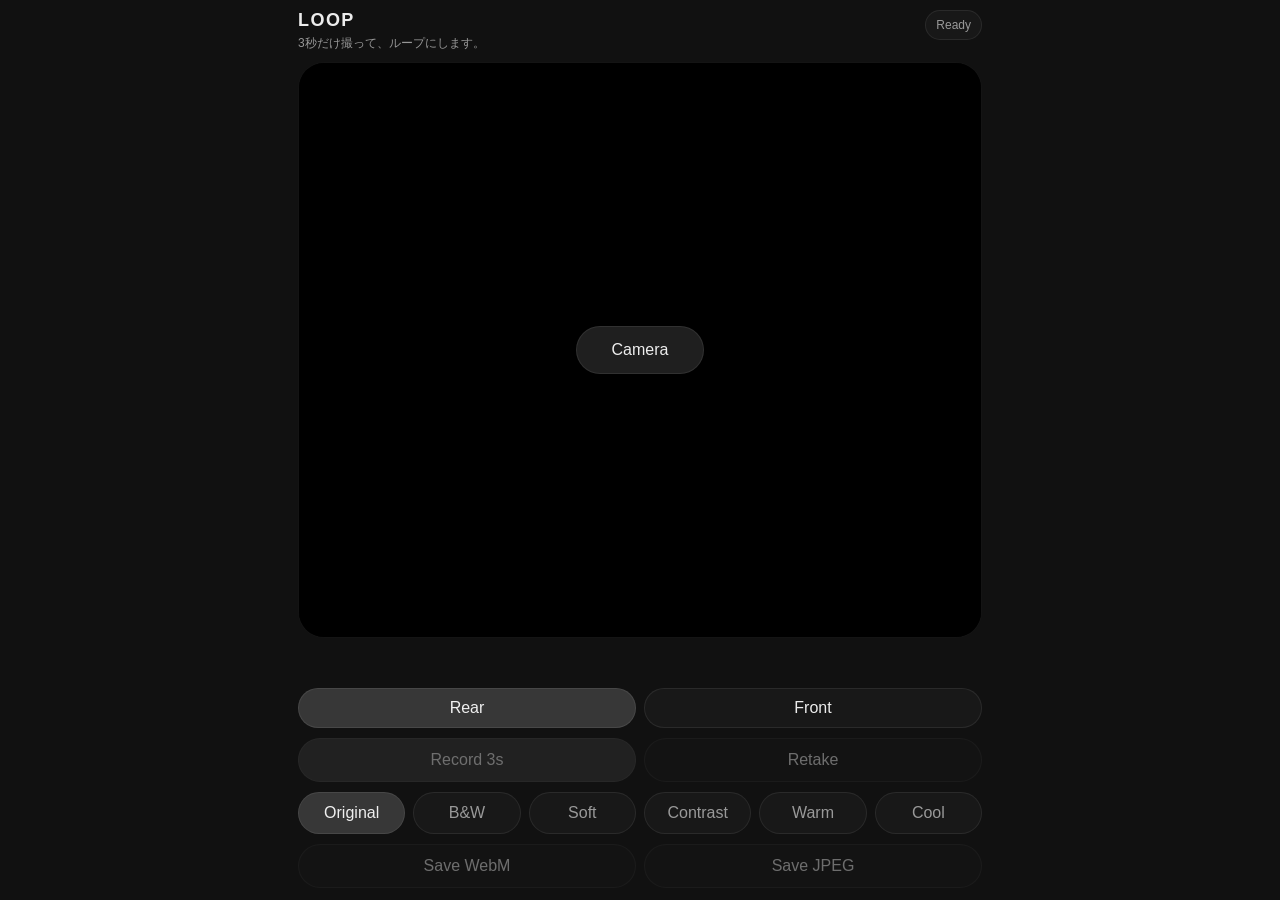
<file: loop/index.html>
<!doctype html>
<html lang="ja">
<head>
  <meta charset="utf-8" />
  <meta name="viewport" content="width=device-width,initial-scale=1,viewport-fit=cover" />
  <meta name="theme-color" content="#111111" />
  <meta name="apple-mobile-web-app-capable" content="yes" />
  <meta name="apple-mobile-web-app-status-bar-style" content="black-translucent" />
  <meta name="description" content="3秒固定で撮って、そのままループにするPWA" />
  <title>LOOP</title>
  <link rel="manifest" href="manifest.json" />
  <link rel="icon" href="icon-192.png" sizes="192x192" />
  <link rel="apple-touch-icon" href="icon-192.png" />
  <link rel="stylesheet" href="styles.css" />
</head>
<body>
  <main class="app-shell">
    <header class="topbar">
      <div class="title-wrap">
        <h1>LOOP</h1>
        <p>3秒だけ撮って、ループにします。</p>
      </div>
      <div id="status" class="status">Ready</div>
    </header>

    <section class="viewer-wrap">
      <div id="viewer" class="viewer original">
        <video id="liveVideo" class="video-layer" playsinline muted autoplay></video>
        <video id="playbackVideo" class="video-layer hidden" playsinline muted loop></video>
        <div id="overlay" class="overlay">
          <button id="openCameraBtn" class="hero-btn">Camera</button>
        </div>
        <div id="recordingBadge" class="recording-badge hidden">
          <span class="dot"></span>
          <span id="recordingCountdown">3.0</span>s
        </div>
      </div>
    </section>

    <section class="controls">
      <div class="row camera-actions">
        <button id="rearCameraBtn" class="btn active-cam">Rear</button>
        <button id="frontCameraBtn" class="btn">Front</button>
      </div>

      <div class="row main-actions">
        <button id="recordBtn" class="btn primary" disabled>Record 3s</button>
        <button id="retakeBtn" class="btn" disabled>Retake</button>
      </div>

      <div class="row filters" role="group" aria-label="Filters">
        <button class="chip active" data-filter="original">Original</button>
        <button class="chip" data-filter="bw">B&W</button>
        <button class="chip" data-filter="soft">Soft</button>
        <button class="chip" data-filter="contrast">Contrast</button>
        <button class="chip" data-filter="warm">Warm</button>
        <button class="chip" data-filter="cool">Cool</button>
      </div>

      <div class="row export-actions">
        <button id="saveWebmBtn" class="btn" disabled>Save WebM</button>
        <button id="saveJpegBtn" class="btn" disabled>Save JPEG</button>
      </div>
    </section>

    <canvas id="workCanvas" class="hidden-canvas"></canvas>
  </main>

  <script src="app.js"></script>
</body>
</html>
</file>
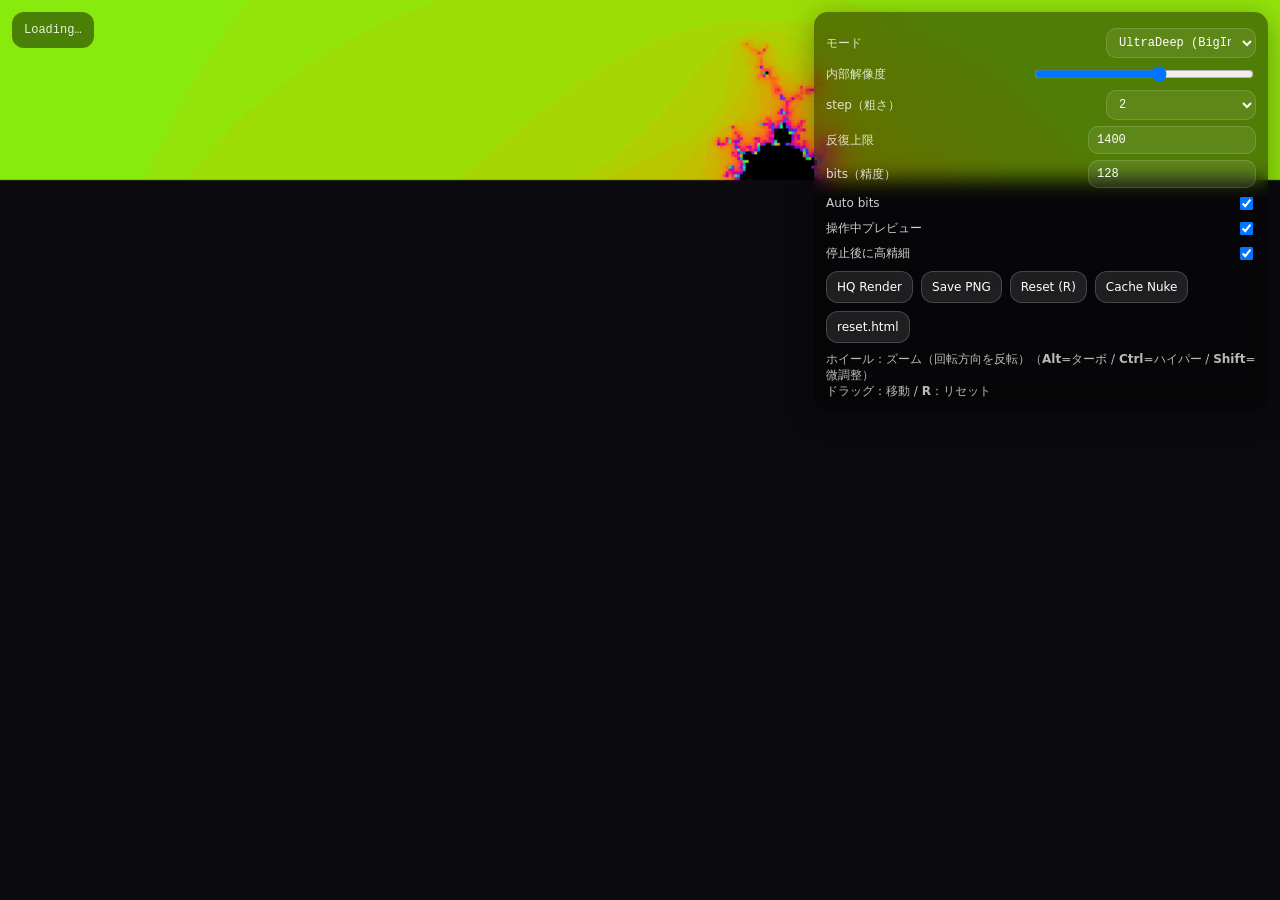
<file: mandelbrot/index.html>
<!doctype html>
<html lang="ja">
<head>
  <meta charset="utf-8" />
  <meta name="viewport" content="width=device-width,initial-scale=1,viewport-fit=cover" />
  <meta name="theme-color" content="#0b0b0f" />
  <title>Mandelbrot Explorer UltraDeep v7.4.2</title>
  <link rel="icon" href="./favicon.ico" />
  <style>
    html,body{margin:0;height:100%;background:#0b0b0f;overflow:hidden}
    canvas{display:block;width:100vw;height:100vh;touch-action:none}
    .hud{
      position:fixed;left:12px;top:12px;z-index:20;
      padding:10px 12px;border-radius:12px;
      background:rgba(0,0,0,.45);color:rgba(255,255,255,.88);
      font:12px/1.35 ui-monospace,SFMono-Regular,Menlo,Monaco,Consolas,"Liberation Mono",monospace;
      user-select:none;pointer-events:none;white-space:pre-wrap;
      backdrop-filter: blur(10px);
      max-width:min(680px,calc(100vw - 24px));
    }
    .panel{
      position:fixed;right:12px;top:12px;z-index:30;
      width:min(430px,calc(100vw - 24px));
      padding:10px 12px;border-radius:14px;
      background:rgba(0,0,0,.45);color:rgba(255,255,255,.9);
      font:12px/1.35 system-ui,-apple-system,Segoe UI,Roboto,"Noto Sans JP",sans-serif;
      backdrop-filter: blur(10px);
      box-shadow: 0 6px 30px rgba(0,0,0,.35);
    }
    .row{display:flex;gap:10px;align-items:center;justify-content:space-between;margin:6px 0}
    .row label{opacity:.9}
    .row input[type="range"]{width:220px}
    .row input[type="number"], .row select{
      width:150px;background:rgba(255,255,255,.08);border:1px solid rgba(255,255,255,.14);
      border-radius:10px;color:#fff;padding:6px 8px;outline:none;
      font:12px ui-monospace,SFMono-Regular,Menlo,Monaco,Consolas,"Liberation Mono",monospace;
    }
    .btns{display:flex;gap:8px;flex-wrap:wrap;margin-top:8px}
    button{
      border:1px solid rgba(255,255,255,.18);background:rgba(255,255,255,.10);
      color:#fff;border-radius:12px;padding:8px 10px;cursor:pointer;
      font:12px system-ui,-apple-system,Segoe UI,Roboto,"Noto Sans JP",sans-serif;
    }
    button:hover{background:rgba(255,255,255,.14)}
    .hint{opacity:.8;margin-top:8px}
    #errBox{
      position:fixed;left:12px;right:12px;bottom:12px;z-index:99999;
      background:rgba(140,0,0,.88);color:#fff;border-radius:14px;
      padding:10px 12px;display:none;white-space:pre-wrap;
      font:12px/1.35 ui-monospace,SFMono-Regular,Menlo,Monaco,Consolas,"Liberation Mono",monospace;
      max-height:40vh;overflow:auto;
    }
  </style>
</head>
<body>
  <canvas id="c"></canvas>
  <div id="hud" class="hud">Loading…</div>

  <div class="panel">
    <div class="row">
      <label>モード</label>
      <select id="mode">
        <option value="ultradeep" selected>UltraDeep (BigInt)</option>
        <option value="standard">Standard (float64)</option>
      </select>
    </div>
    <div class="row">
      <label>内部解像度</label>
      <input id="res" type="range" min="0.30" max="1.00" step="0.05" value="0.70" />
    </div>
    <div class="row">
      <label>step（粗さ）</label>
      <select id="step">
        <option value="1">1 (最高画質)</option>
        <option value="2" selected>2</option>
        <option value="3">3</option>
        <option value="4">4</option>
        <option value="6">6</option>
        <option value="8">8</option>
        <option value="12">12</option>
      </select>
    </div>
    <div class="row">
      <label>反復上限</label>
      <input id="iterCap" type="number" min="150" max="30000" step="50" value="1400" />
    </div>
    <div class="row">
      <label>bits（精度）</label>
      <input id="bits" type="number" min="96" max="8192" step="64" value="512" />
    </div>
    <div class="row">
      <label>Auto bits</label>
      <input id="autoBits" type="checkbox" checked />
    </div>
    <div class="row">
      <label>操作中プレビュー</label>
      <input id="preview" type="checkbox" checked />
    </div>
    <div class="row">
      <label>停止後に高精細</label>
      <input id="autoSettle" type="checkbox" checked />
    </div>

    <div class="btns">
      <button id="hqBtn" title="段階的に高精細化（重い）">HQ Render</button>
      <button id="saveBtn" title="PNGとして保存">Save PNG</button>
      <button id="resetBtn">Reset (R)</button>
      <button id="nukeBtn" title="古いキャッシュを消す">Cache Nuke</button>
      <button onclick="location.href='./reset.html'">reset.html</button>
    </div>

    <div class="hint">
      ホイール：ズーム（回転方向を反転）（<b>Alt</b>=ターボ / <b>Ctrl</b>=ハイパー / <b>Shift</b>=微調整）<br/>
      ドラッグ：移動 / <b>R</b>：リセット
    </div>
  </div>

  <div id="errBox"></div>

  <!-- Bootloader: app.js が落ちてもエラーを画面に出す -->
  <script>
    (function(){
      const errBox = document.getElementById('errBox');
      function showErr(t){
        errBox.style.display='block';
        errBox.textContent = t;
      }
      window.addEventListener('error', (e)=> showErr('[window.error]\n'+e.message+'\n'+e.filename+':'+e.lineno+':'+e.colno));
      window.addEventListener('unhandledrejection', (e)=> showErr('[unhandledrejection]\n'+((e.reason&& (e.reason.stack||e.reason.message))||e.reason)));

      const build = '20251214_v7_' + Date.now().toString(36);
      const s = document.createElement('script');
      s.src = './app.js?v=' + build; // cache bust
      s.defer = true;
      s.onerror = ()=>showErr('[load error]\napp.js failed to load');
      document.head.appendChild(s);
    })();
  </script>
</body>
</html>
</file>
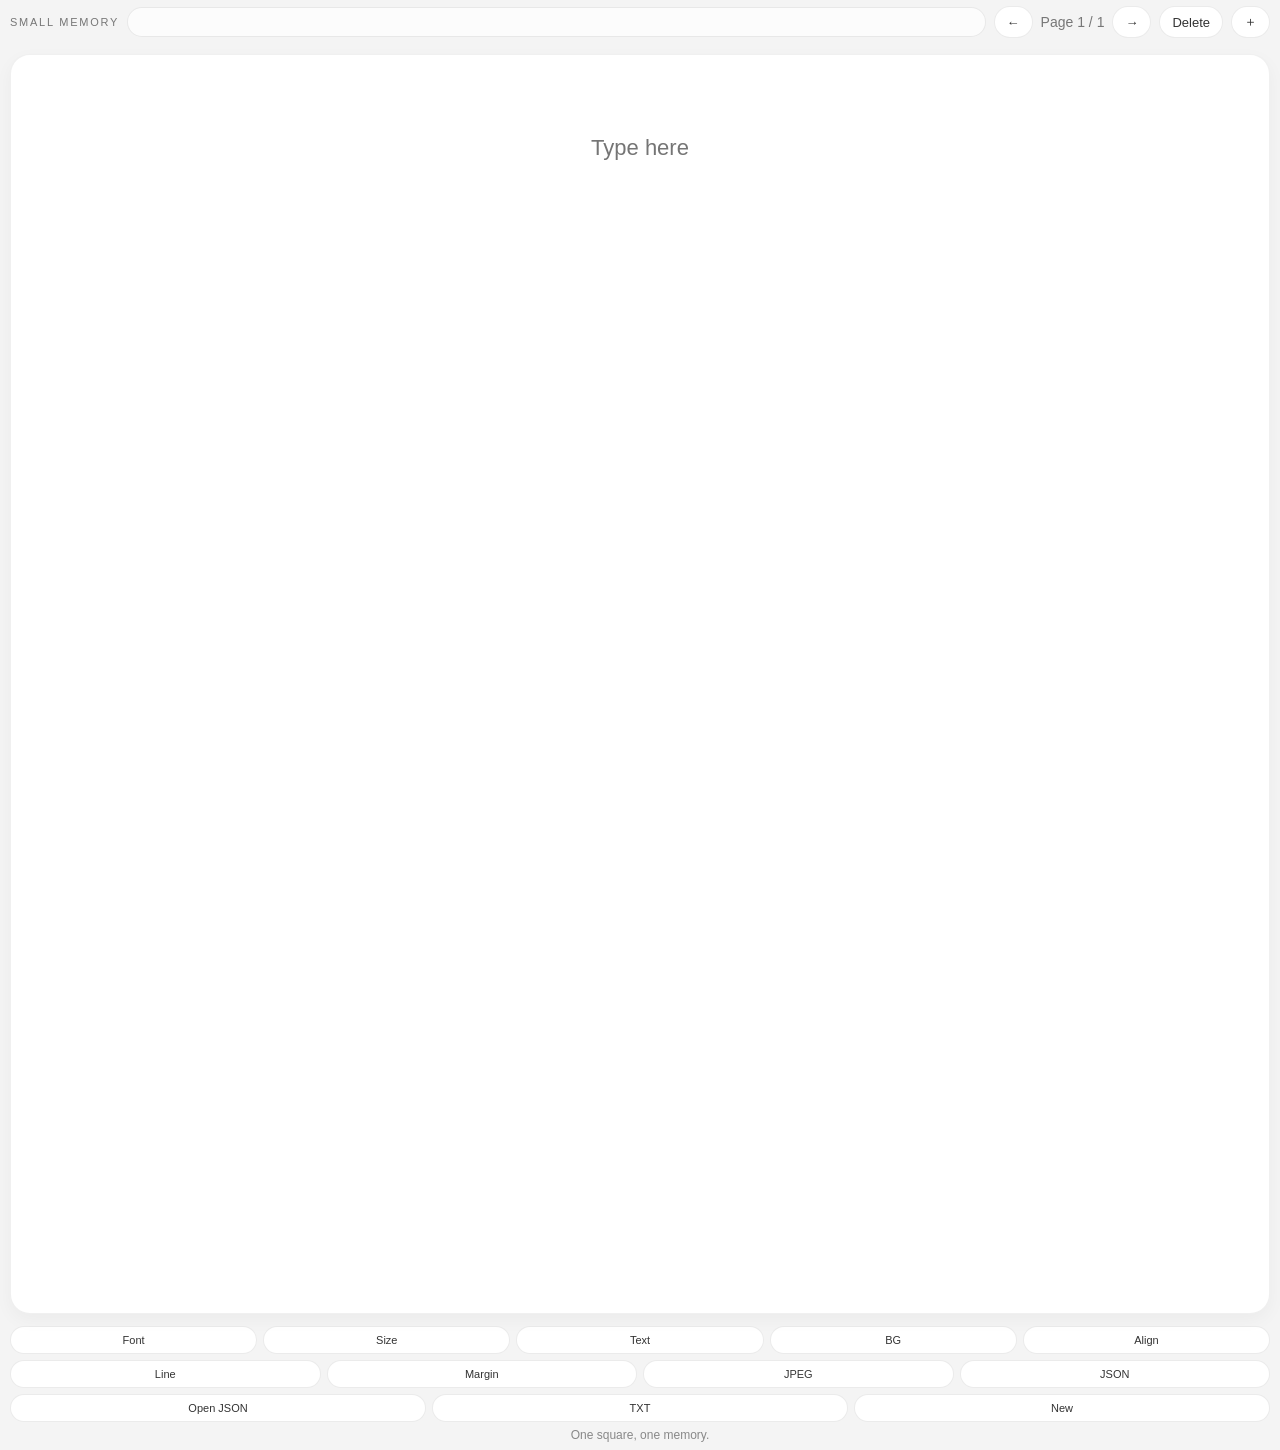
<file: small-memory/index.html>
<!DOCTYPE html>
<html lang="ja">
<head>
  <meta charset="UTF-8" />
  <meta name="viewport" content="width=device-width, initial-scale=1, viewport-fit=cover" />
  <meta name="theme-color" content="#ffffff" />
  <title>SMALL MEMORY</title>
  <link rel="manifest" href="manifest.json" />
  <style>
    :root {
      --bg: #ffffff;
      --text: #555555;
      --font-size: clamp(20px, 2.4vw, 30px);
      --line-height: 1.6;
      --padding: 6%;
      --font-family: -apple-system, BlinkMacSystemFont, "Helvetica Neue", Helvetica, Arial, sans-serif;
      --ui-border: rgba(0,0,0,.08);
    }
    * { box-sizing: border-box; }
    html, body {
      margin: 0;
      min-height: 100%;
      background: #f4f4f4;
      color: #222;
      font-family: -apple-system, BlinkMacSystemFont, "Helvetica Neue", Helvetica, Arial, sans-serif;
    }
    body { overflow-x: hidden; }
    .app {
      min-height: 100dvh;
      padding: env(safe-area-inset-top) 10px calc(env(safe-area-inset-bottom) + 8px);
      display: flex;
      flex-direction: column;
      gap: 10px;
    }
    .topbar {
      display: grid;
      grid-template-columns: auto 1fr auto auto auto auto auto;
      gap: 8px;
      align-items: center;
      min-height: 44px;
    }
    .title {
      font-size: 11px;
      letter-spacing: .16em;
      text-transform: uppercase;
      color: #777;
      white-space: nowrap;
    }
    .page-meta {
      justify-self: center;
      font-size: 14px;
      color: #777;
      white-space: nowrap;
    }
    .header-fill {
      min-height: 30px;
      border-radius: 999px;
      border: 1px solid var(--ui-border);
      background: rgba(255,255,255,.72);
      min-width: 0;
    }
    button {
      appearance: none;
      border: 1px solid var(--ui-border);
      background: rgba(255,255,255,.95);
      color: #333;
      border-radius: 999px;
      min-height: 32px;
      padding: 0 12px;
      font-size: 13px;
      cursor: pointer;
    }
    button:active { transform: translateY(1px); }
    .square-wrap {
      display: flex;
      justify-content: center;
      align-items: flex-start;
    }
    .square {
      position: relative;
      width: min(99vw, 1400px);
      aspect-ratio: 1 / 1;
      background: var(--bg);
      border-radius: 20px;
      box-shadow: 0 6px 18px rgba(0,0,0,.04);
      border: 1px solid rgba(0,0,0,.06);
      overflow: hidden;
    }
    .page-text {
      position: absolute;
      inset: 0;
      width: 100%;
      height: 100%;
      padding: var(--padding);
      color: var(--text);
      font-family: var(--font-family);
      font-size: var(--font-size);
      line-height: var(--line-height);
      text-align: center;
      background: transparent;
      border: 0;
      resize: none;
      outline: none;
      overflow: hidden;
      white-space: pre-wrap;
      overflow-wrap: anywhere;
      word-break: break-word;
      caret-color: #444;
    }
    .page-text.align-left { text-align: left; }
    .bottom {
      display: grid;
      gap: 6px;
      padding-top: 2px;
    }
    .controls, .exports {
      display: grid;
      gap: 6px;
    }
    .controls.top { grid-template-columns: repeat(5, minmax(0, 1fr)); }
    .controls.mid { grid-template-columns: repeat(4, minmax(0, 1fr)); }
    .exports { grid-template-columns: repeat(3, minmax(0, 1fr)); }
    .control-btn, .export-btn {
      min-height: 28px;
      border-radius: 14px;
      font-size: 11px;
      padding: 0 8px;
    }
    .panel {
      display: none;
      background: rgba(255,255,255,.92);
      border: 1px solid var(--ui-border);
      border-radius: 18px;
      padding: 12px;
      gap: 8px;
    }
    .panel.show { display: grid; }
    .row { display: grid; gap: 6px; }
    .row label {
      font-size: 12px;
      color: #666;
      letter-spacing: .04em;
      text-transform: uppercase;
    }
    .chips {
      display: flex;
      flex-wrap: wrap;
      gap: 6px;
    }
    .chip {
      min-height: 30px;
      border-radius: 999px;
      padding: 0 10px;
      font-size: 12px;
    }
    .chip.active { background: #222; color: #fff; border-color: #222; }
    input[type="range"] { width: 100%; }
    input[type="color"] {
      width: 100%;
      height: 36px;
      padding: 0;
      border: 1px solid var(--ui-border);
      border-radius: 12px;
      background: #fff;
    }
    .help {
      font-size: 12px;
      color: #888;
      text-align: center;
    }
    @media (max-width: 900px) {
      .square { width: min(99vw, 99dvw); }
      .title { font-size: 10px; }
      .page-meta { font-size: 13px; }
    }
    @media (max-width: 640px) {
      .app { padding-left: 4px; padding-right: 4px; gap: 8px; }
      .topbar { gap: 4px; grid-template-columns: auto 1fr auto auto auto auto auto; }
      .title { font-size: 9px; letter-spacing: .12em; }
      .square { width: min(99vw, 99dvw); border-radius: 18px; }
      .controls.top { grid-template-columns: repeat(5, minmax(0, 1fr)); }
      .controls.mid { grid-template-columns: repeat(4, minmax(0, 1fr)); }
      .exports { grid-template-columns: repeat(3, minmax(0, 1fr)); }
      .control-btn, .export-btn, button { font-size: 11px; padding: 0 8px; min-height: 30px; }
      .page-text { font-size: clamp(18px, 5.4vw, 28px); }
    }
  </style>
</head>
<body>
  <div class="app">
    <div class="topbar">
      <div class="title">SMALL MEMORY</div>
      <div class="header-fill"></div>
      <button id="prevPage" aria-label="Previous page">←</button>
      <div class="page-meta" id="pageMeta">Page 1 / 1</div>
      <button id="nextPage" aria-label="Next page">→</button>
      <button id="deletePage">Delete</button>
      <button id="addPage">＋</button>
    </div>

    <div class="square-wrap">
      <div class="square" id="square">
        <textarea id="pageText" class="page-text" placeholder="Type here" spellcheck="false"></textarea>
      </div>
    </div>

    <div class="bottom">
      <div class="controls top">
        <button class="control-btn" data-panel="font">Font</button>
        <button class="control-btn" data-panel="size">Size</button>
        <button class="control-btn" data-panel="text">Text</button>
        <button class="control-btn" data-panel="bg">BG</button>
        <button class="control-btn" data-panel="align">Align</button>
      </div>
      <div class="controls mid">
        <button class="control-btn" data-panel="line">Line</button>
        <button class="control-btn" data-panel="margin">Margin</button>
        <button class="export-btn" id="exportJpeg">JPEG</button>
        <button class="export-btn" id="saveJson">JSON</button>
      </div>
      <div class="exports">
        <button class="export-btn" id="loadJson">Open JSON</button>
        <button class="export-btn" id="exportTxt">TXT</button>
        <button class="export-btn" id="newDoc">New</button>
      </div>

      <div class="panel" id="panel-font">
        <div class="row">
          <label>Font</label>
          <div class="chips">
            <button class="chip active" data-font="block">Block</button>
            <button class="chip" data-font="mincho">Mincho</button>
          </div>
        </div>
      </div>

      <div class="panel" id="panel-size">
        <div class="row">
          <label>Size</label>
          <input id="sizeRange" type="range" min="16" max="56" step="1" value="22" />
        </div>
      </div>

      <div class="panel" id="panel-text">
        <div class="row">
          <label>Text color</label>
          <input id="textColor" type="color" value="#555555" />
        </div>
      </div>

      <div class="panel" id="panel-bg">
        <div class="row">
          <label>Background</label>
          <input id="bgColor" type="color" value="#ffffff" />
        </div>
      </div>

      <div class="panel" id="panel-align">
        <div class="row">
          <label>Align</label>
          <div class="chips">
            <button class="chip active" data-align="center">Center</button>
            <button class="chip" data-align="left">Left</button>
          </div>
        </div>
      </div>

      <div class="panel" id="panel-line">
        <div class="row">
          <label>Line height</label>
          <input id="lineRange" type="range" min="1.1" max="2.2" step="0.05" value="1.6" />
        </div>
      </div>

      <div class="panel" id="panel-margin">
        <div class="row">
          <label>Margin</label>
          <input id="marginRange" type="range" min="5" max="18" step="1" value="9" />
        </div>
      </div>

      <input id="jsonFileInput" type="file" accept="application/json" hidden />
      <div class="help">One square, one memory.</div>
    </div>
  </div>
  <script src="app.js"></script>
</body>
</html>
</file>
<file: styles.css>
:root {
  --bg: #f5f5f2;
  --card: #ffffff;
  --text: rgba(0,0,0,0.8);
  --muted: rgba(0,0,0,0.45);
  --line: rgba(0,0,0,0.09);
  --accent: #111111;
  --danger: #b02d2d;
  --radius: 18px;
  --shadow: 0 10px 30px rgba(0,0,0,0.05);
  --ai: #f2eee5;
}
* { box-sizing: border-box; }
html, body {
  margin: 0;
  background: var(--bg);
  color: var(--text);
  font-family: -apple-system, BlinkMacSystemFont, "Helvetica Neue", Helvetica, Arial, sans-serif;
}
body { min-height: 100vh; }
button, input, textarea {
  font: inherit;
}
button {
  border: 0;
  border-radius: 14px;
  cursor: pointer;
}
.hidden { display: none !important; }
#app {
  max-width: 980px;
  margin: 0 auto;
  padding: calc(20px + env(safe-area-inset-top)) 16px calc(24px + env(safe-area-inset-bottom));
}
.shell-header {
  display: flex;
  align-items: center;
  justify-content: flex-end;
  padding: 0 2px 14px;
}
.brand {
  font-size: 14px;
  letter-spacing: 0.16em;
  color: var(--muted);
}
.screen { display: none; }
.screen.active { display: block; }
.hero {
  padding: 10px 6px 24px;
}
.hero h1 {
  margin: 0 0 10px;
  font-size: 28px;
  letter-spacing: 0.05em;
}
.hero p {
  margin: 0;
  color: var(--muted);
  line-height: 1.65;
}
.format-grid {
  display: grid;
  grid-template-columns: repeat(3, minmax(0, 1fr));
  gap: 12px;
}
.format-card {
  background: var(--card);
  padding: 16px;
  min-height: 200px;
  box-shadow: var(--shadow);
  border: 1px solid var(--line);
  display: flex;
  flex-direction: column;
  justify-content: center;
  gap: 16px;
}
.format-title {
  font-size: 16px;
  text-align: center;
}
.mini-grid {
  width: 100%;
  display: grid;
  gap: 6px;
  align-self: center;
  margin: auto 0;
}
.mini-grid.one, .mini-grid.nine {
  aspect-ratio: 1;
}
.mini-grid.three {
  aspect-ratio: 3 / 1;
}
.mini-grid span {
  border-radius: 12px;
  background: rgba(0,0,0,0.07);
  display: block;
}
.mini-grid.one { grid-template-columns: 1fr; }
.mini-grid.three { grid-template-columns: repeat(3,1fr); }
.mini-grid.nine { grid-template-columns: repeat(3,1fr); }
.toolbar-row {
  display: flex;
  align-items: center;
  justify-content: space-between;
  gap: 10px;
  flex-wrap: wrap;
}
.top-row { margin-bottom: 14px; }
.bottom-row { margin-top: 16px; justify-content: center; }
.format-label {
  font-size: 15px;
  color: var(--muted);
}
.top-actions, .bottom-row {
  display: flex;
  align-items: center;
  gap: 8px;
  flex-wrap: wrap;
}
.canvas-wrap {
  display: grid;
  gap: 12px;
}
.room-grid {
  display: grid;
  gap: 12px;
}
.room-grid.rooms-1 { grid-template-columns: 1fr; max-width: 420px; margin: 0 auto; }
.room-grid.rooms-3 { grid-template-columns: repeat(3, 1fr); }
.room-grid.rooms-9 { grid-template-columns: repeat(3, 1fr); }
.room-card {
  position: relative;
  background: var(--card);
  border: 1px solid var(--line);
  border-radius: 18px;
  box-shadow: var(--shadow);
  aspect-ratio: 1;
  padding: 14px;
  display: flex;
  flex-direction: column;
  justify-content: space-between;
  overflow: hidden;
}
.room-card.empty {
  justify-content: center;
  align-items: center;
  color: var(--muted);
}
.room-card.ai { background: linear-gradient(180deg, #fff 0%, var(--ai) 100%); }
.room-card.app-experience {
  background: radial-gradient(circle at 24% 18%, rgba(255,255,255,0.96), rgba(242,238,229,0.96) 44%, rgba(222,216,202,0.82));
}
.room-card.app-experience::after {
  content: '🪐';
  position: absolute;
  right: 14px;
  top: 14px;
  width: 42px;
  height: 42px;
  display: grid;
  place-items: center;
  border-radius: 999px;
  background: rgba(0,0,0,0.06);
  font-size: 20px;
}
.room-action-hint {
  margin-top: 8px;
  font-size: 11px;
  color: var(--muted);
  letter-spacing: 0.04em;
  text-transform: uppercase;
}
.room-card.has-image {
  background-size: cover;
  background-position: center;
  background-repeat: no-repeat;
}
.room-card.arrange-ready { cursor: grab; }
.room-card.dragging { opacity: 0.65; cursor: grabbing; }
.room-card.has-image::before {
  content: '';
  position: absolute;
  inset: 0;
  background: linear-gradient(180deg, rgba(0,0,0,0.14) 0%, rgba(0,0,0,0.05) 35%, rgba(0,0,0,0.36) 100%);
}
.room-card.has-image > * {
  position: relative;
  z-index: 1;
}
.room-card.has-image .room-number,
.room-card.has-image .room-app,
.room-card.has-image .room-note,
.room-card.has-image .room-badge {
  color: #ffffff;
}
.room-card.has-image .room-badge {
  background: rgba(255,255,255,0.16);
  border: 1px solid rgba(255,255,255,0.24);
  backdrop-filter: blur(8px);
}
.room-card.swap-selected {
  outline: 2px solid var(--accent);
  outline-offset: -2px;
}
.room-number {
  font-size: 12px;
  color: var(--muted);
}
.room-app {
  font-size: 16px;
  line-height: 1.25;
}
.room-note {
  font-size: 12px;
  line-height: 1.5;
  color: var(--muted);
  display: -webkit-box;
  -webkit-box-orient: vertical;
  -webkit-line-clamp: 4;
  overflow: hidden;
}
.room-badge {
  display: inline-flex;
  align-items: center;
  gap: 6px;
  width: fit-content;
  padding: 5px 9px;
  border-radius: 999px;
  background: rgba(0,0,0,0.05);
  font-size: 11px;
  color: var(--muted);
}
.room-placeholder {
  font-size: 14px;
  text-align: center;
}
.lock-mark { font-size: 12px; }
.ghost {
  background: var(--card);
  color: var(--text);
  border: 1px solid var(--line);
  box-shadow: var(--shadow);
  padding: 11px 14px;
}
.ghost.small {
  padding: 8px 12px;
  font-size: 13px;
}
.primary {
  background: var(--accent);
  color: white;
  padding: 11px 16px;
}
.import-label {
  position: relative;
  overflow: hidden;
  display: inline-flex;
  align-items: center;
  border-radius: 14px;
  cursor: pointer;
  line-height: 1;
}
.import-label input {
  position: absolute;
  inset: 0;
  opacity: 0;
  cursor: pointer;
}
.sheet-dialog {
  border: 0;
  padding: 0;
  background: transparent;
  width: min(100vw - 24px, 640px);
}
.sheet-dialog::backdrop {
  background: rgba(0,0,0,0.34);
}
.sheet {
  background: var(--card);
  border-radius: 24px;
  padding: 18px;
  box-shadow: 0 20px 60px rgba(0,0,0,0.18);
  border: 1px solid var(--line);
}
.sheet.narrow { max-width: 520px; }
.sheet-head {
  display: flex;
  align-items: flex-start;
  justify-content: space-between;
  gap: 16px;
  margin-bottom: 14px;
}
.sheet-head h2 {
  margin: 0 0 6px;
  font-size: 22px;
}
.sheet-head p {
  margin: 0;
  color: var(--muted);
  line-height: 1.55;
}
.app-list, .library-list {
  display: grid;
  gap: 10px;
}
.app-item, .library-item {
  width: 100%;
  padding: 14px;
  background: var(--card);
  border: 1px solid var(--line);
  border-radius: 16px;
  text-align: left;
}
button.library-item.selectable {
  cursor: pointer;
}
button.library-item.selectable:active {
  transform: translateY(1px);
}
.app-item.ai { background: var(--ai); }
.app-name {
  display: flex;
  align-items: center;
  gap: 8px;
  margin-bottom: 6px;
}
.app-copy, .library-copy, .info-copy {
  color: var(--muted);
  line-height: 1.6;
}
.choice-buttons {
  display: grid;
  grid-template-columns: repeat(2, minmax(0,1fr));
  gap: 10px;
}
.choice-buttons.single { grid-template-columns: 1fr; }
.field {
  display: grid;
  gap: 6px;
  margin-bottom: 12px;
}
.field span {
  color: var(--muted);
  font-size: 13px;
}
.field input, .field textarea {
  width: 100%;
  padding: 12px 14px;
  border-radius: 14px;
  border: 1px solid var(--line);
  background: #fff;
  color: var(--text);
}
.error-text {
  color: var(--danger);
  font-size: 13px;
  margin: 4px 0 12px;
}
.library-meta {
  display: flex;
  gap: 8px;
  flex-wrap: wrap;
  color: var(--muted);
  font-size: 12px;
  margin-top: 8px;
}
@media (max-width: 740px) {
  .format-grid {
    grid-template-columns: 1fr;
  }
  .room-grid.rooms-3, .room-grid.rooms-9 {
    grid-template-columns: repeat(3, 1fr);
    gap: 8px;
  }
  .room-card {
    padding: 10px;
    border-radius: 16px;
  }
  .room-app {
    font-size: 13px;
  }
  .room-note {
    font-size: 11px;
    -webkit-line-clamp: 3;
  }
  .bottom-row {
    justify-content: flex-start;
  }
}


.grid-actions {
  display: grid;
  grid-template-columns: repeat(2, minmax(0, 1fr));
}
.ghost.danger {
  color: var(--danger);
}

.screen-app { min-height: calc(100vh - 120px); }
.app-shell {
  background: var(--card);
  border: 1px solid var(--line);
  border-radius: 22px;
  box-shadow: var(--shadow);
  overflow: hidden;
  min-height: 72vh;
}
.app-frame {
  width: 100%;
  min-height: 72vh;
  border: 0;
  background: #fff;
}


.room-card {
  overflow: hidden;
}
.room-card.has-video {
  color: #fff;
}
.room-media {
  position: absolute;
  inset: 0;
  overflow: hidden;
  border-radius: inherit;
  pointer-events: auto;
  z-index: 0;
}
.room-video {
  width: 100%;
  height: 100%;
  object-fit: cover;
  display: block;
}
.room-card.has-video::before {
  content: "";
  position: absolute;
  inset: 0;
  background: linear-gradient(to top, rgba(0,0,0,0.52), rgba(0,0,0,0.10) 45%, rgba(0,0,0,0.22));
  z-index: 0;
}
.room-card > * {
  position: relative;
  z-index: 1;
}


.room-media {
  position: absolute;
  inset: 0;
  z-index: 0;
  cursor: zoom-in;
}
.room-card > *:not(.room-media) { position: relative; z-index: 1; }
.room-video { width: 100%; height: 100%; object-fit: cover; }
.preview-dialog {
  width: min(92vw, 960px);
  border: none;
  padding: 0;
  background: transparent;
}
.preview-dialog::backdrop { background: rgba(0,0,0,0.72); }
.preview-shell {
  position: relative;
  background: #fff;
  border-radius: 24px;
  padding: 20px;
  box-shadow: 0 28px 80px rgba(0,0,0,0.24);
}
.preview-close {
  position: absolute;
  top: 12px;
  right: 12px;
  width: 40px;
  height: 40px;
  border-radius: 999px;
  border: 1px solid rgba(0,0,0,0.1);
  background: rgba(255,255,255,0.92);
  font-size: 28px;
  line-height: 1;
  cursor: pointer;
}
.preview-stage {
  width: min(84vw, 820px);
  max-width: 100%;
  aspect-ratio: 1;
  margin: 0 auto;
  display: grid;
  place-items: center;
  overflow: hidden;
  border-radius: 18px;
  background: #f7f7f5;
}
.preview-stage img,
.preview-stage video {
  width: 100%;
  height: 100%;
  object-fit: contain;
  display: block;
}

.room-image { width: 100%; height: 100%; object-fit: cover; display:block; }
.room-media { pointer-events: auto; }
.preview-overlay { position: fixed; inset: 0; display: grid; place-items: center; background: rgba(0,0,0,0.72); z-index: 1200; padding: 16px; }
.preview-overlay.hidden { display:none; }


/* v13 room preview/layout cleanup */
.room-card { min-width: 0; }
.room-card.has-image,
.room-card.has-video {
  padding: 0;
  background: #111;
}
.room-card.has-image::before,
.room-card.has-video::before {
  content: "";
  position: absolute;
  inset: 0;
  background: linear-gradient(to top, rgba(0,0,0,0.58) 0%, rgba(0,0,0,0.20) 42%, rgba(0,0,0,0.10) 100%);
  z-index: 1;
  pointer-events: none;
}
.room-media {
  position: absolute;
  inset: 0;
  z-index: 0;
  cursor: zoom-in;
  overflow: hidden;
  border-radius: inherit;
}
.room-image,
.room-video {
  width: 100%;
  height: 100%;
  object-fit: cover;
  display: block;
}
.room-overlay {
  position: absolute;
  left: 14px;
  right: 14px;
  bottom: 14px;
  z-index: 2;
  display: grid;
  gap: 6px;
  align-content: end;
}
.room-card.has-image .room-number,
.room-card.has-image .room-app,
.room-card.has-image .room-note,
.room-card.has-video .room-number,
.room-card.has-video .room-app,
.room-card.has-video .room-note {
  color: #fff;
}
.room-card.has-image .room-badge,
.room-card.has-video .room-badge {
  width: fit-content;
  color: #fff;
  background: rgba(255,255,255,0.16);
  border: 1px solid rgba(255,255,255,0.22);
  backdrop-filter: blur(4px);
}
.room-note {
  line-height: 1.25;
  overflow: hidden;
  display: -webkit-box;
  -webkit-line-clamp: 2;
  -webkit-box-orient: vertical;
}


/* v15 thumbnail + popup preview */
.room-card.has-image,
.room-card.has-video{
  padding:0;
  background:#111;
}
.room-media{
  position:absolute;
  inset:0;
  z-index:0;
  overflow:hidden;
  border-radius:inherit;
  cursor:zoom-in;
}
.room-image,
.room-video{
  width:100%;
  height:100%;
  object-fit:cover;
  display:block;
}
.room-play{
  position:absolute;
  right:14px;
  top:14px;
  width:42px;
  height:42px;
  display:grid;
  place-items:center;
  border-radius:999px;
  color:#fff;
  font-size:18px;
  background:rgba(0,0,0,.42);
  border:1px solid rgba(255,255,255,.22);
  backdrop-filter:blur(4px);
}
.room-card.has-image::before,
.room-card.has-video::before{
  content:"";
  position:absolute;
  inset:0;
  z-index:1;
  background:linear-gradient(to top, rgba(0,0,0,.58), rgba(0,0,0,.12) 52%, rgba(0,0,0,.04));
  pointer-events:none;
}
.room-overlay{
  position:absolute;
  left:14px;
  right:14px;
  bottom:14px;
  z-index:2;
  display:grid;
  gap:6px;
}
.room-card.has-image .room-number,
.room-card.has-image .room-app,
.room-card.has-image .room-note,
.room-card.has-video .room-number,
.room-card.has-video .room-app,
.room-card.has-video .room-note{color:#fff;}
.room-card.has-image .room-badge,
.room-card.has-video .room-badge{
  width:fit-content;
  color:#fff;
  background:rgba(255,255,255,.16);
  border:1px solid rgba(255,255,255,.22);
}

/* v19: host-level room commit button */
#useInRoomButton {
  min-width: 96px;
}


/* v33: sweeter horoscope Room top card */
.room-card.app-experience.app-fortune {
  border-color: rgba(196, 152, 199, 0.32);
  background:
    radial-gradient(circle at 22% 18%, rgba(255,255,255,0.98) 0 9%, transparent 10%),
    radial-gradient(circle at 72% 22%, rgba(255, 219, 243, 0.72) 0 12%, transparent 13%),
    radial-gradient(circle at 78% 78%, rgba(212, 204, 255, 0.70) 0 16%, transparent 17%),
    linear-gradient(145deg, #fff7fb 0%, #fff6df 44%, #eee9ff 100%);
  color: #5e465a;
}
.room-card.app-experience.app-fortune::before {
  content: "";
  position: absolute;
  inset: 0;
  background:
    radial-gradient(circle at 38% 32%, rgba(255,255,255,0.92) 0 2px, transparent 3px),
    radial-gradient(circle at 62% 58%, rgba(255,255,255,0.82) 0 1.5px, transparent 2.5px),
    radial-gradient(circle at 18% 72%, rgba(255,255,255,0.72) 0 1.5px, transparent 2.5px);
  pointer-events: none;
  z-index: 0;
}
.room-card.app-experience.app-fortune::after {
  content: "✦";
  background: rgba(255,255,255,0.66);
  color: #9d6ca4;
  box-shadow: inset 0 0 0 1px rgba(255,255,255,0.76), 0 8px 20px rgba(127,94,120,0.12);
}
.room-card.app-fortune .fortune-top-deco {
  position: absolute;
  left: 14px;
  top: 14px;
  right: 64px;
  display: flex;
  align-items: center;
  gap: 7px;
  color: #9d6ca4;
  font-size: 18px;
  z-index: 1;
}
.room-card.app-fortune .fortune-top-deco span {
  display: grid;
  place-items: center;
  width: 24px;
  height: 24px;
  border-radius: 999px;
  background: rgba(255,255,255,0.58);
  box-shadow: 0 6px 16px rgba(127,94,120,0.12);
}
.room-card.app-fortune .room-badge {
  background: rgba(255,255,255,0.58);
  color: #8b627f;
  border: 1px solid rgba(255,255,255,0.7);
}
.room-card.app-fortune .room-action-hint,
.room-card.app-fortune .room-note,
.room-card.app-fortune .room-number {
  color: rgba(94,70,90,0.58);
}
.room-card.app-fortune .room-app {
  color: #5e465a;
  font-weight: 650;
}


/* v37: unified pill button sizing */
.ghost,
.primary,
.import-label {
  display: inline-flex;
  align-items: center;
  justify-content: center;
  min-height: 44px;
  padding: 0 18px;
  border-radius: 999px;
  line-height: 1;
  white-space: nowrap;
}
.ghost.small,
.primary.small,
.import-label.small {
  min-height: 44px;
  padding: 0 22px;
}
.top-actions,
.bottom-row {
  align-items: center;
}
.import-label input {
  font-size: 16px;
}
</file>
<file: kaleidoscope/styles.css>
*{box-sizing:border-box}
html,body{margin:0;height:100%;background:#111;color:#eee;font-family:-apple-system,BlinkMacSystemFont,"Helvetica Neue",Arial,sans-serif}
body{overflow:hidden}
.app{height:100%;display:grid;grid-template-rows:auto 1fr auto;gap:10px;padding:env(safe-area-inset-top,0) 10px calc(10px + env(safe-area-inset-bottom,0)) 10px}
.topbar{display:grid;grid-template-columns:1fr auto auto auto auto;gap:8px;align-items:center}
.topbar button,.filebtn{appearance:none;border:0;background:#222;color:#f2f2f2;border-radius:12px;padding:12px 14px;font-size:14px;line-height:1;text-align:center}
.topbar button:disabled{opacity:.45}
.filebtn input{display:none}
.stage-wrap{position:relative;min-height:0;display:flex;align-items:center;justify-content:center}
#stage{width:min(calc(100vw - 20px), calc(100dvh - 180px));height:min(calc(100vw - 20px), calc(100dvh - 180px));max-width:100%;max-height:100%;border-radius:18px;background:#000;display:block;touch-action:none;box-shadow:0 10px 30px rgba(0,0,0,.25)}
#camera{display:none}
.empty{position:absolute;inset:0;display:flex;flex-direction:column;align-items:center;justify-content:center;pointer-events:none;color:#ddd}
.empty .sub{margin-top:8px;font-size:12px;color:#999}
.controls{display:grid;grid-template-columns:1fr 1fr;gap:10px;padding-bottom:4px}
.controls label{display:grid;gap:6px;font-size:13px;color:#ddd}
.controls input[type=range]{width:100%}
@media (max-width:640px){
  .topbar{grid-template-columns:1fr 1fr 1fr 1fr 1fr}
  .topbar button,.filebtn{padding:10px 8px;font-size:13px}
}
@media (min-width:700px){
  #stage{width:min(88vw,76vh);height:min(88vw,76vh)}
  .app{padding:12px}
}
</file>
<file: loop/styles.css>
:root {
  --bg: #111111;
  --panel: #181818;
  --panel-2: #202020;
  --text: rgba(255,255,255,0.92);
  --muted: rgba(255,255,255,0.56);
  --line: rgba(255,255,255,0.08);
  --accent: #ffffff;
  --danger: #ff4b4b;
  --safe-bottom: env(safe-area-inset-bottom, 0px);
  --safe-top: env(safe-area-inset-top, 0px);
}

* { box-sizing: border-box; }
html, body {
  margin: 0;
  padding: 0;
  background: var(--bg);
  color: var(--text);
  font-family: -apple-system, BlinkMacSystemFont, "Helvetica Neue", Arial, sans-serif;
  height: 100%;
}
body {
  min-height: 100dvh;
}
button, input, select, textarea { font: inherit; }
button { -webkit-tap-highlight-color: transparent; }

.app-shell {
  min-height: 100dvh;
  display: flex;
  flex-direction: column;
  gap: 10px;
  padding: calc(10px + var(--safe-top)) 10px calc(12px + var(--safe-bottom));
}

.topbar {
  display: flex;
  align-items: flex-start;
  justify-content: space-between;
  gap: 12px;
}
.title-wrap h1 {
  margin: 0;
  font-size: 18px;
  letter-spacing: 0.08em;
  font-weight: 600;
}
.title-wrap p {
  margin: 4px 0 0;
  font-size: 12px;
  color: var(--muted);
}
.status {
  flex-shrink: 0;
  padding: 7px 10px;
  border-radius: 999px;
  background: var(--panel);
  border: 1px solid var(--line);
  color: var(--muted);
  font-size: 12px;
}

.viewer-wrap {
  flex: 1;
  min-height: 0;
  display: flex;
}
.viewer {
  position: relative;
  width: 100%;
  border-radius: 26px;
  overflow: hidden;
  background: #000;
  border: 1px solid var(--line);
  box-shadow: 0 0 0 1px rgba(255,255,255,0.03) inset;
  aspect-ratio: 1 / 1;
  max-height: min(62vh, 62vw);
  margin: 0 auto;
}
.video-layer {
  position: absolute;
  inset: 0;
  width: 100%;
  height: 100%;
  object-fit: cover;
  background: #000;
}
.hidden { display: none !important; }
.overlay {
  position: absolute;
  inset: 0;
  display: flex;
  align-items: center;
  justify-content: center;
  background: radial-gradient(circle at center, rgba(0,0,0,0.24), rgba(0,0,0,0.5));
}
.hero-btn, .btn, .chip {
  border: 1px solid var(--line);
  border-radius: 999px;
  background: rgba(255,255,255,0.06);
  color: var(--text);
}
.hero-btn {
  min-width: 128px;
  padding: 14px 18px;
  font-size: 16px;
  background: rgba(255,255,255,0.12);
}
.recording-badge {
  position: absolute;
  top: 10px;
  left: 10px;
  display: flex;
  align-items: center;
  gap: 8px;
  padding: 8px 11px;
  border-radius: 999px;
  background: rgba(0,0,0,0.64);
  backdrop-filter: blur(8px);
  font-size: 13px;
}
.dot {
  width: 10px;
  height: 10px;
  border-radius: 50%;
  background: var(--danger);
  box-shadow: 0 0 0 0 rgba(255,75,75,0.6);
  animation: pulse 1.2s infinite;
}
@keyframes pulse {
  0% { box-shadow: 0 0 0 0 rgba(255,75,75,0.6); }
  70% { box-shadow: 0 0 0 10px rgba(255,75,75,0); }
  100% { box-shadow: 0 0 0 0 rgba(255,75,75,0); }
}

.controls {
  display: flex;
  flex-direction: column;
  gap: 10px;
}

.camera-actions .btn {
  min-height: 40px;
}
.camera-actions .btn.active-cam {
  background: rgba(255,255,255,0.16);
  color: var(--text);
}
.row {
  display: flex;
  gap: 8px;
  flex-wrap: wrap;
}
.btn {
  flex: 1 1 0;
  min-height: 44px;
  padding: 10px 14px;
  background: var(--panel);
}
.btn.primary {
  background: rgba(255,255,255,0.16);
}
.btn:disabled {
  opacity: 0.42;
}
.filters {
  display: grid;
  grid-template-columns: repeat(3, minmax(0,1fr));
}
.chip {
  min-height: 42px;
  padding: 9px 8px;
  background: var(--panel);
  color: var(--muted);
}
.chip.active {
  background: rgba(255,255,255,0.16);
  color: var(--text);
}
.hidden-canvas {
  position: absolute;
  width: 0;
  height: 0;
  pointer-events: none;
  opacity: 0;
}

/* filters */
.viewer.original .video-layer { filter: none; }
.viewer.bw .video-layer { filter: grayscale(1) contrast(1.02); }
.viewer.soft .video-layer { filter: saturate(0.85) brightness(1.04) blur(0.35px); }
.viewer.contrast .video-layer { filter: contrast(1.28) saturate(1.04); }
.viewer.warm .video-layer { filter: sepia(0.24) saturate(1.14) hue-rotate(-10deg) brightness(1.03); }
.viewer.cool .video-layer { filter: saturate(0.92) hue-rotate(14deg) contrast(1.03) brightness(1.02); }

@media (min-width: 700px) {
  .app-shell {
    max-width: 720px;
    margin: 0 auto;
    padding-left: 18px;
    padding-right: 18px;
  }
  .viewer {
    max-height: min(64vh, 620px);
  }
  .filters {
    grid-template-columns: repeat(6, minmax(0,1fr));
  }
}
</file>
